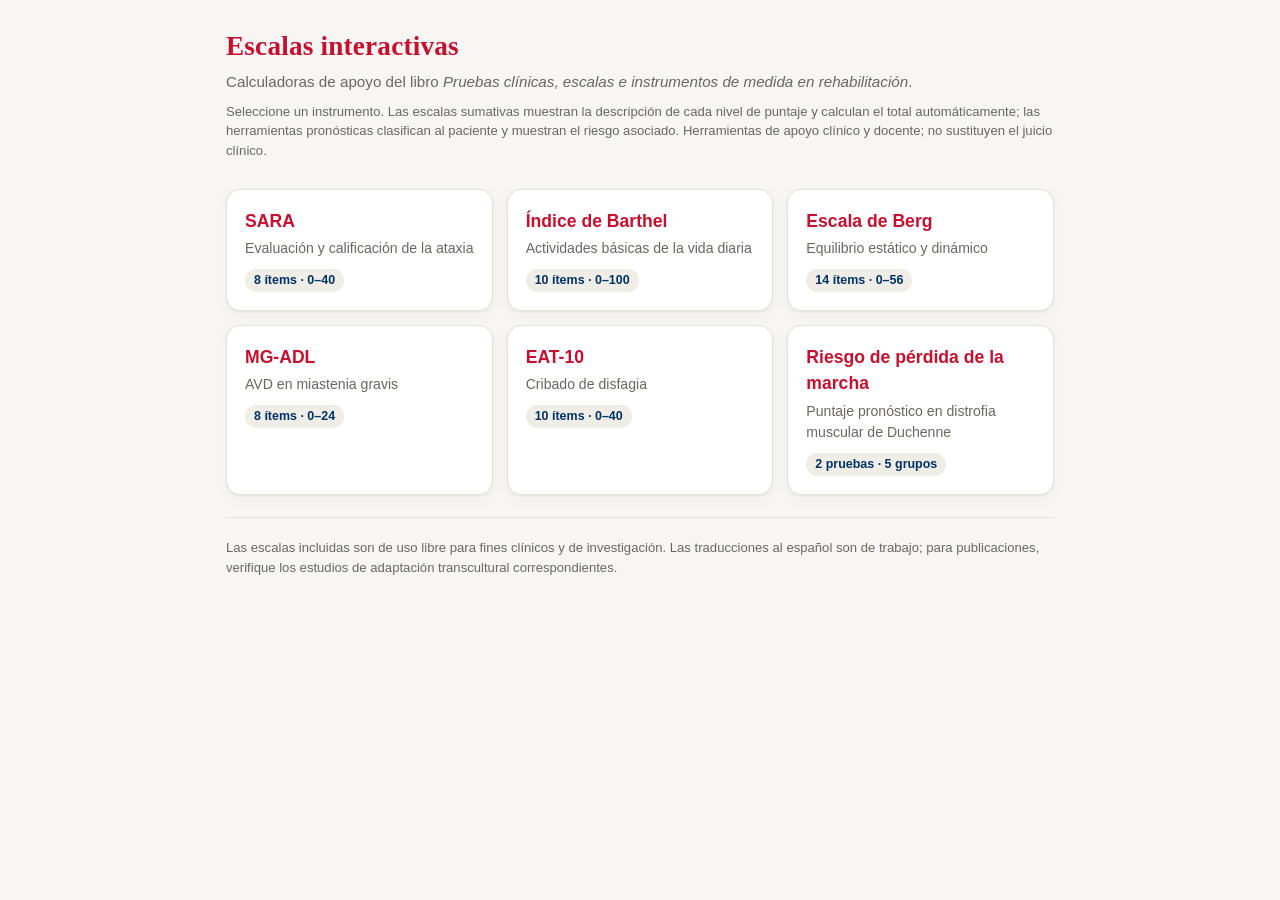
<file: index.html>
<!doctype html>
<html lang="es">
<head>
<meta charset="utf-8">
<meta name="viewport" content="width=device-width, initial-scale=1">
<link rel="stylesheet" href="assets/style.css">
<title>Escalas interactivas — Rehabilitación</title>
</head>
<body>
<div class="wrap">
  <header style="padding-top:26px">
    <h1>Escalas interactivas</h1>
    <p class="sub">Calculadoras de apoyo del libro <i>Pruebas clínicas, escalas e instrumentos de medida en rehabilitación</i>.</p>
    <p class="cite">Seleccione un instrumento. Las escalas sumativas muestran la descripción de cada nivel de puntaje y calculan el total automáticamente; las herramientas pronósticas clasifican al paciente y muestran el riesgo asociado. Herramientas de apoyo clínico y docente; no sustituyen el juicio clínico.</p>
  </header>
  <div class="grid">
    <a class="card" href="sara.html">
      <div class="ct">SARA</div>
      <div class="cs">Evaluación y calificación de la ataxia</div>
      <span class="cr">8 ítems · 0–40</span>
    </a>
    <a class="card" href="barthel.html">
      <div class="ct">Índice de Barthel</div>
      <div class="cs">Actividades básicas de la vida diaria</div>
      <span class="cr">10 ítems · 0–100</span>
    </a>
    <a class="card" href="berg.html">
      <div class="ct">Escala de Berg</div>
      <div class="cs">Equilibrio estático y dinámico</div>
      <span class="cr">14 ítems · 0–56</span>
    </a>
    <a class="card" href="mgadl.html">
      <div class="ct">MG-ADL</div>
      <div class="cs">AVD en miastenia gravis</div>
      <span class="cr">8 ítems · 0–24</span>
    </a>
    <a class="card" href="eat10.html">
      <div class="ct">EAT-10</div>
      <div class="cs">Cribado de disfagia</div>
      <span class="cr">10 ítems · 0–40</span>
    </a>
    <a class="card" href="dmd-loa.html">
      <div class="ct">Riesgo de pérdida de la marcha</div>
      <div class="cs">Puntaje pronóstico en distrofia muscular de Duchenne</div>
      <span class="cr">2 pruebas · 5 grupos</span>
    </a>
  </div>
  <footer>
    <p>Las escalas incluidas son de uso libre para fines clínicos y de investigación. Las traducciones al español son de trabajo; para publicaciones, verifique los estudios de adaptación transcultural correspondientes.</p>
  </footer>
</div>
</body>
</html>
</file>
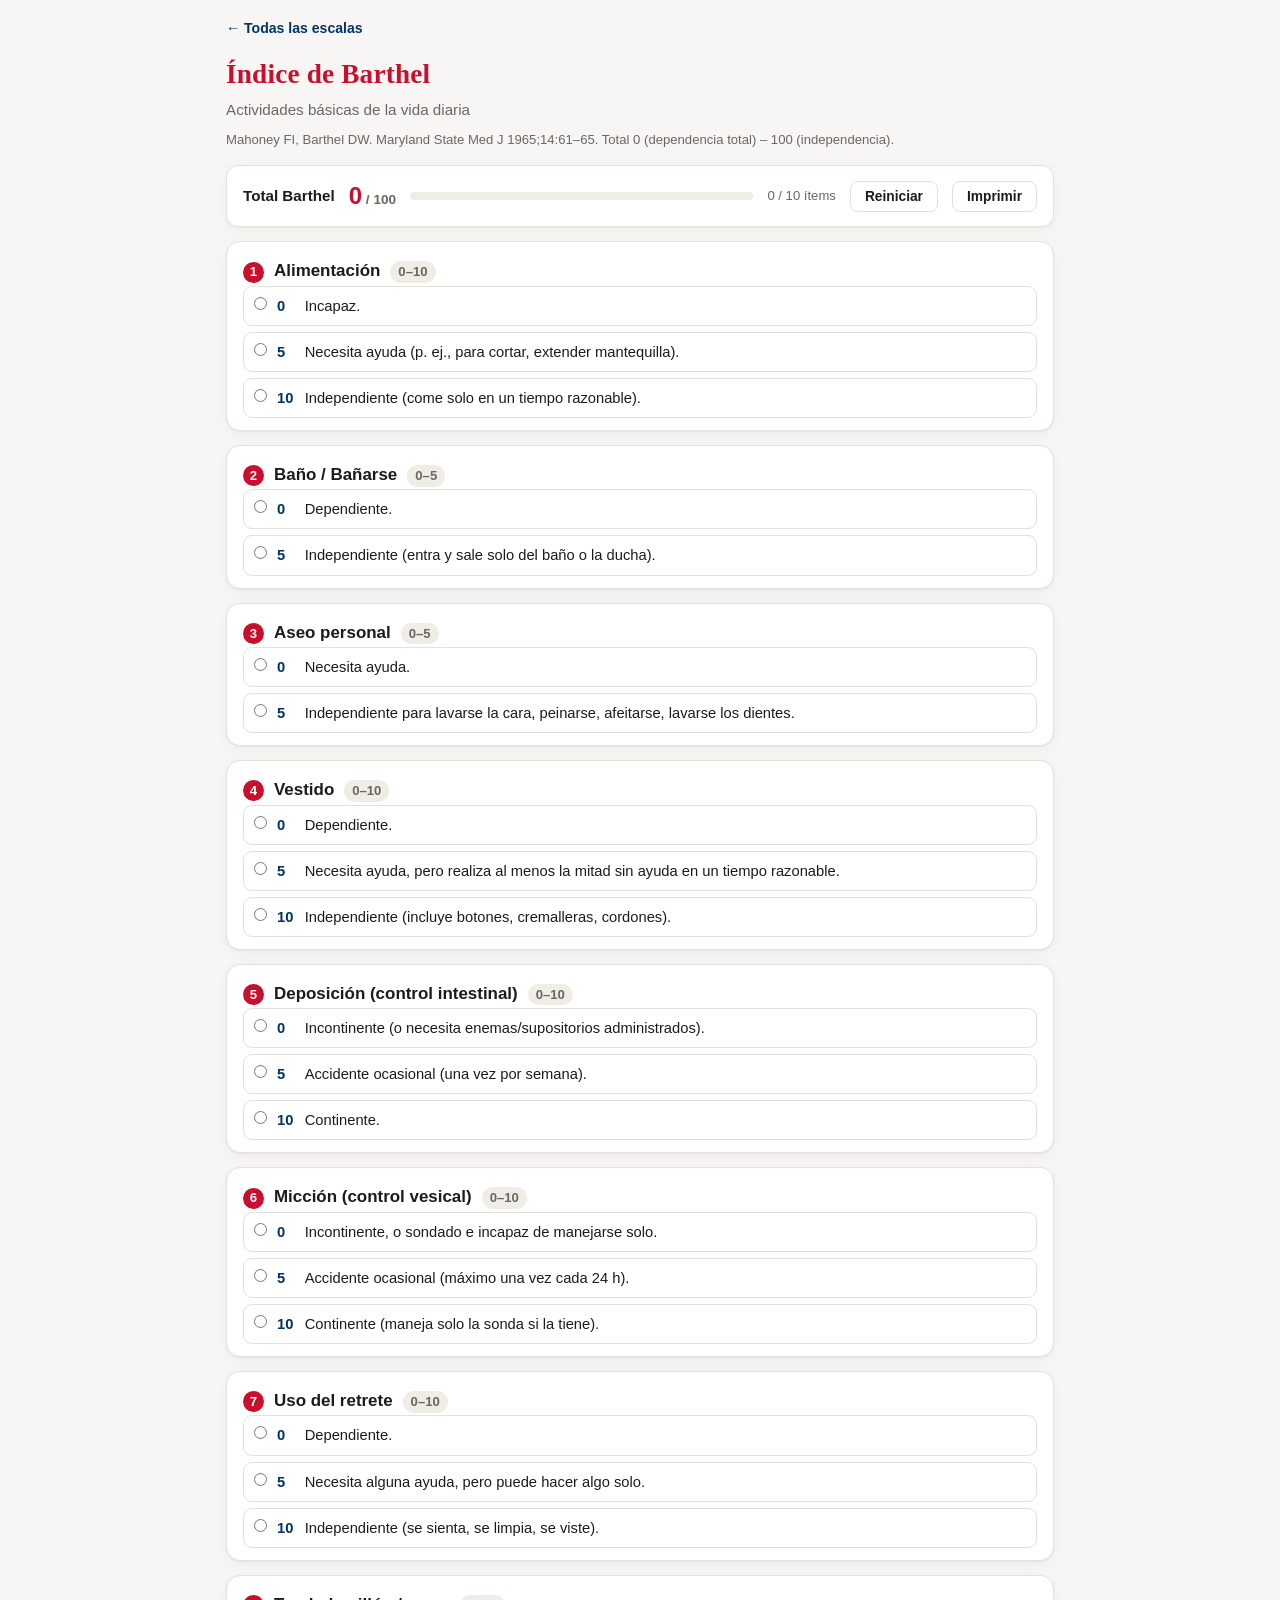
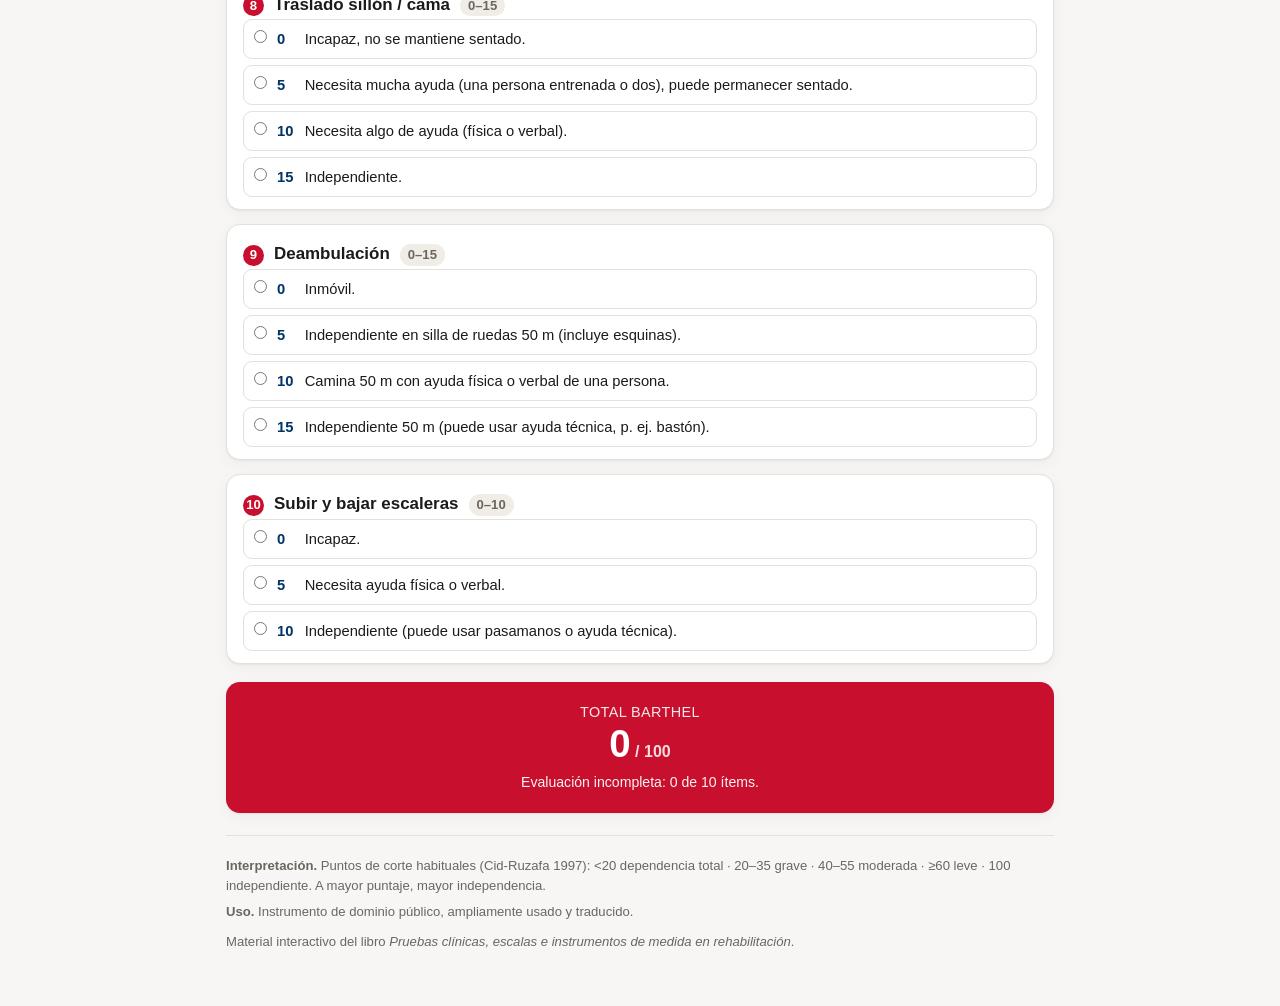
<file: barthel.html>
<!doctype html>
<html lang="es">
<head>
<meta charset="utf-8">
<meta name="viewport" content="width=device-width, initial-scale=1">
<link rel="stylesheet" href="assets/style.css">
<title>Índice de Barthel — Calculadora</title>
</head>
<body>
<script>
window.SCALE={
 id:'barthel',
 title:'Índice de Barthel',
 subtitle:'Actividades básicas de la vida diaria',
 cite:'Mahoney FI, Barthel DW. Maryland State Med J 1965;14:61–65. Total 0 (dependencia total) – 100 (independencia).',
 totalLabel:'Total Barthel',
 max:100,
 items:[
  {n:1,name:'Alimentación',options:[
    {v:0,d:'Incapaz.'},
    {v:5,d:'Necesita ayuda (p. ej., para cortar, extender mantequilla).'},
    {v:10,d:'Independiente (come solo en un tiempo razonable).'}]},
  {n:2,name:'Baño / Bañarse',options:[
    {v:0,d:'Dependiente.'},
    {v:5,d:'Independiente (entra y sale solo del baño o la ducha).'}]},
  {n:3,name:'Aseo personal',options:[
    {v:0,d:'Necesita ayuda.'},
    {v:5,d:'Independiente para lavarse la cara, peinarse, afeitarse, lavarse los dientes.'}]},
  {n:4,name:'Vestido',options:[
    {v:0,d:'Dependiente.'},
    {v:5,d:'Necesita ayuda, pero realiza al menos la mitad sin ayuda en un tiempo razonable.'},
    {v:10,d:'Independiente (incluye botones, cremalleras, cordones).'}]},
  {n:5,name:'Deposición (control intestinal)',options:[
    {v:0,d:'Incontinente (o necesita enemas/supositorios administrados).'},
    {v:5,d:'Accidente ocasional (una vez por semana).'},
    {v:10,d:'Continente.'}]},
  {n:6,name:'Micción (control vesical)',options:[
    {v:0,d:'Incontinente, o sondado e incapaz de manejarse solo.'},
    {v:5,d:'Accidente ocasional (máximo una vez cada 24 h).'},
    {v:10,d:'Continente (maneja solo la sonda si la tiene).'}]},
  {n:7,name:'Uso del retrete',options:[
    {v:0,d:'Dependiente.'},
    {v:5,d:'Necesita alguna ayuda, pero puede hacer algo solo.'},
    {v:10,d:'Independiente (se sienta, se limpia, se viste).'}]},
  {n:8,name:'Traslado sillón / cama',options:[
    {v:0,d:'Incapaz, no se mantiene sentado.'},
    {v:5,d:'Necesita mucha ayuda (una persona entrenada o dos), puede permanecer sentado.'},
    {v:10,d:'Necesita algo de ayuda (física o verbal).'},
    {v:15,d:'Independiente.'}]},
  {n:9,name:'Deambulación',options:[
    {v:0,d:'Inmóvil.'},
    {v:5,d:'Independiente en silla de ruedas 50 m (incluye esquinas).'},
    {v:10,d:'Camina 50 m con ayuda física o verbal de una persona.'},
    {v:15,d:'Independiente 50 m (puede usar ayuda técnica, p. ej. bastón).'}]},
  {n:10,name:'Subir y bajar escaleras',options:[
    {v:0,d:'Incapaz.'},
    {v:5,d:'Necesita ayuda física o verbal.'},
    {v:10,d:'Independiente (puede usar pasamanos o ayuda técnica).'}]}
 ],
 bands:[
  {min:0,max:19,label:'dependencia total'},
  {min:20,max:39,label:'dependencia grave'},
  {min:40,max:59,label:'dependencia moderada'},
  {min:60,max:99,label:'dependencia leve'},
  {min:100,max:100,label:'independencia'}
 ],
 footer:[
  '<b>Interpretación.</b> Puntos de corte habituales (Cid-Ruzafa 1997): &lt;20 dependencia total · 20–35 grave · 40–55 moderada · ≥60 leve · 100 independiente. A mayor puntaje, mayor independencia.',
  '<b>Uso.</b> Instrumento de dominio público, ampliamente usado y traducido.'
 ]
};
</script>
<script src="assets/engine.js"></script>
</body>
</html>
</file>
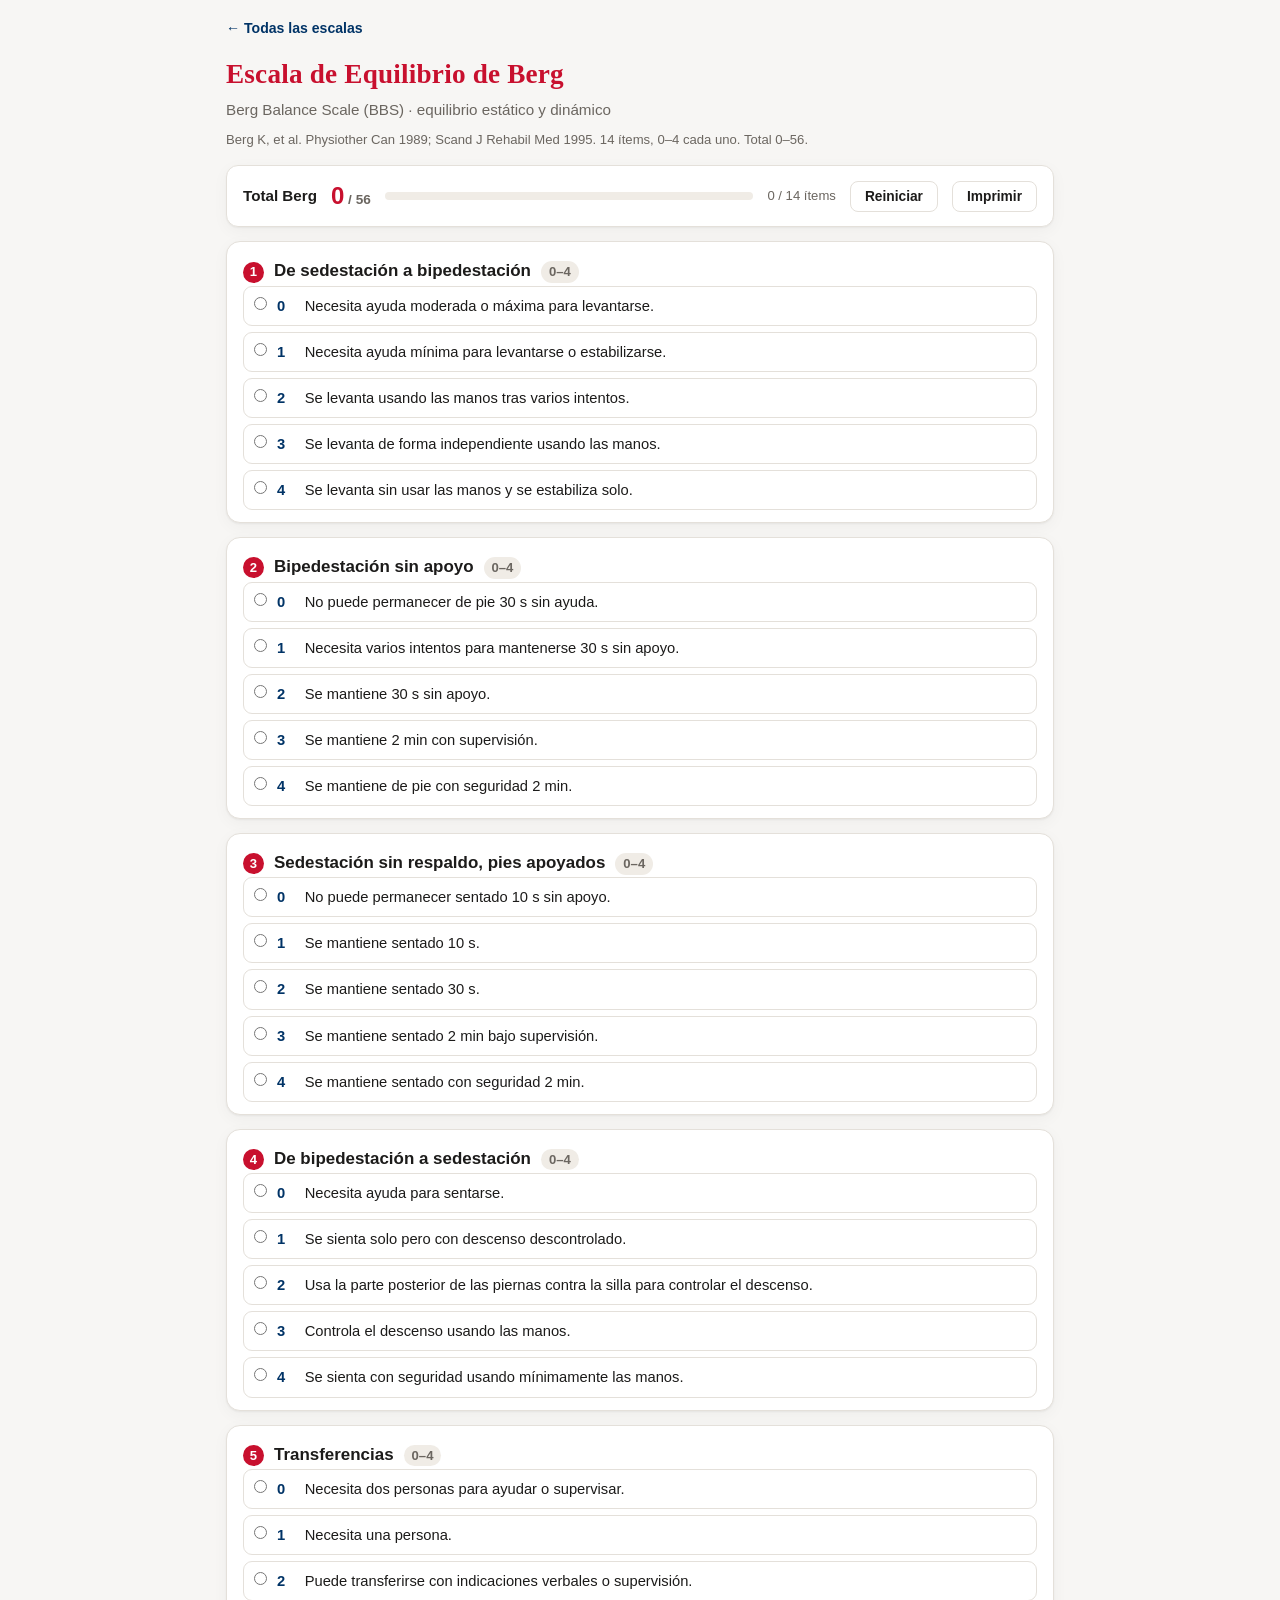
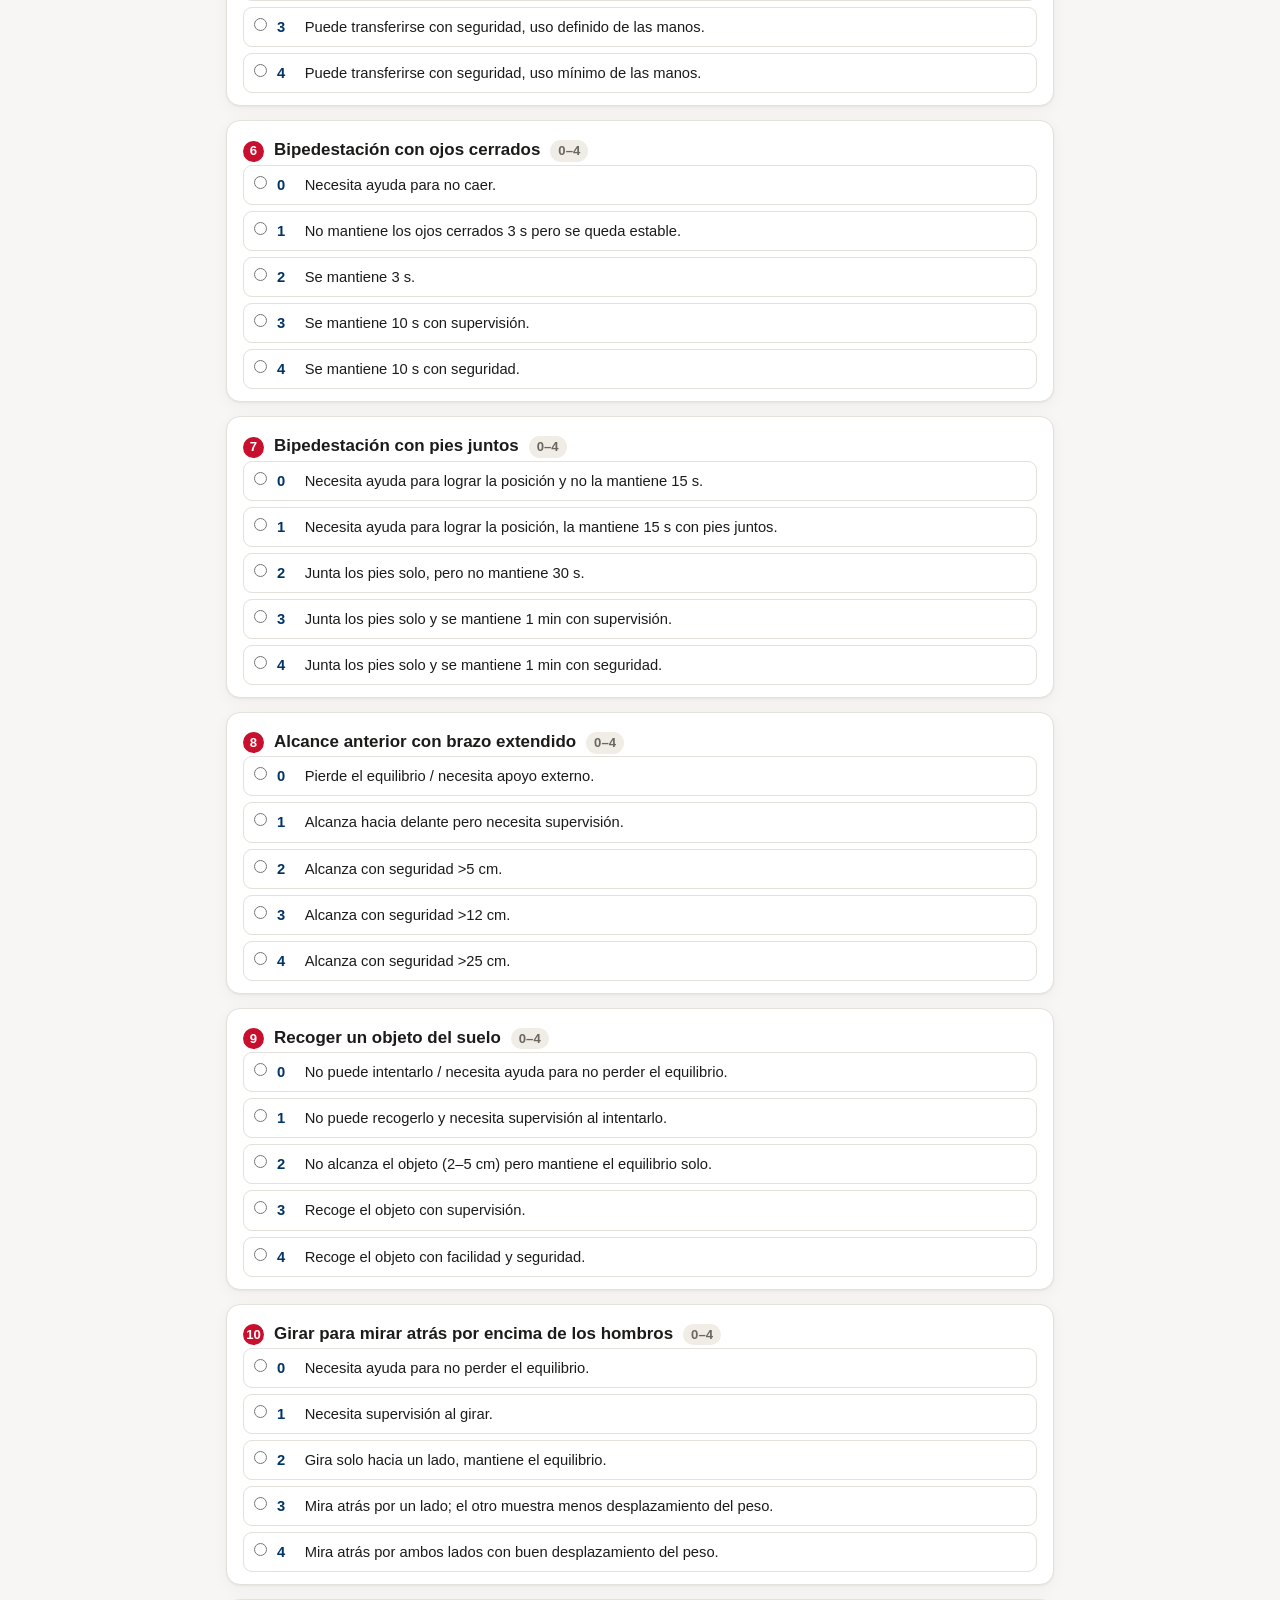
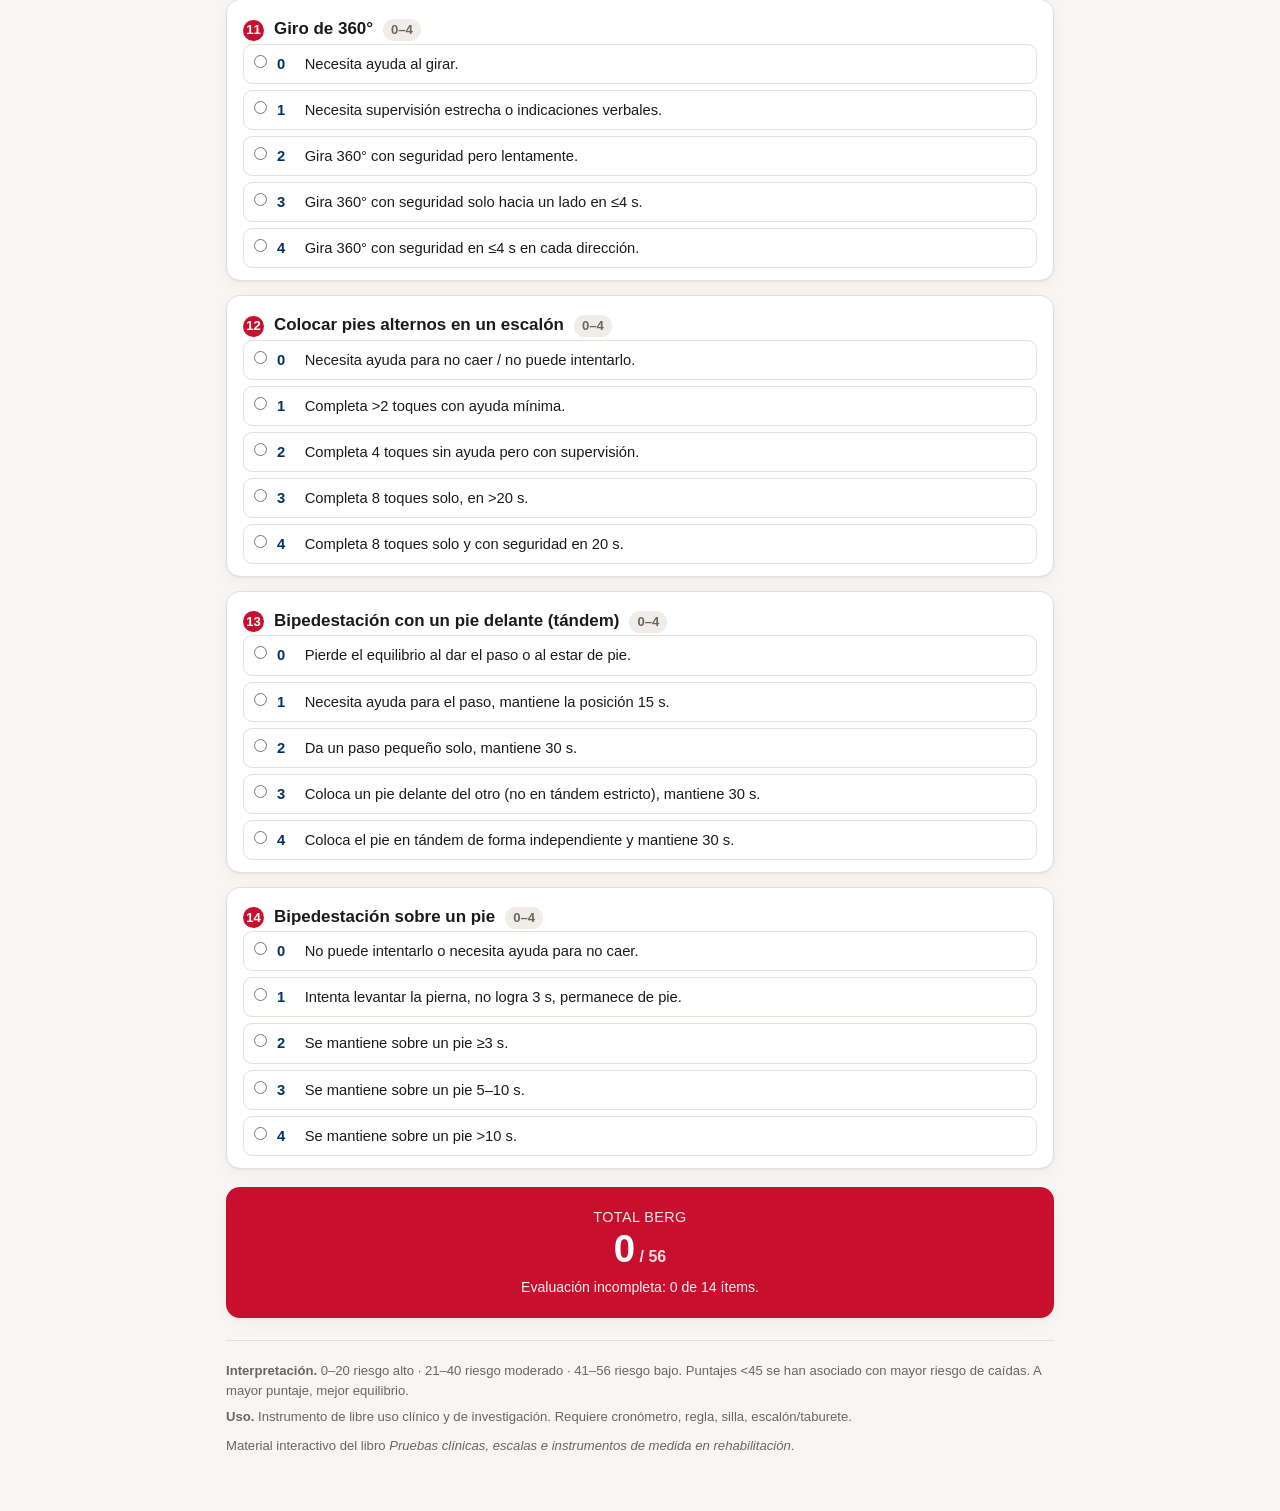
<file: berg.html>
<!doctype html>
<html lang="es">
<head>
<meta charset="utf-8">
<meta name="viewport" content="width=device-width, initial-scale=1">
<link rel="stylesheet" href="assets/style.css">
<title>Escala de Berg — Calculadora</title>
</head>
<body>
<script>
window.SCALE={
 id:'berg',
 title:'Escala de Equilibrio de Berg',
 subtitle:'Berg Balance Scale (BBS) · equilibrio estático y dinámico',
 cite:'Berg K, et al. Physiother Can 1989; Scand J Rehabil Med 1995. 14 ítems, 0–4 cada uno. Total 0–56.',
 totalLabel:'Total Berg',
 max:56,
 items:[
  {n:1,name:'De sedestación a bipedestación',options:[
    {v:0,d:'Necesita ayuda moderada o máxima para levantarse.'},
    {v:1,d:'Necesita ayuda mínima para levantarse o estabilizarse.'},
    {v:2,d:'Se levanta usando las manos tras varios intentos.'},
    {v:3,d:'Se levanta de forma independiente usando las manos.'},
    {v:4,d:'Se levanta sin usar las manos y se estabiliza solo.'}]},
  {n:2,name:'Bipedestación sin apoyo',options:[
    {v:0,d:'No puede permanecer de pie 30 s sin ayuda.'},
    {v:1,d:'Necesita varios intentos para mantenerse 30 s sin apoyo.'},
    {v:2,d:'Se mantiene 30 s sin apoyo.'},
    {v:3,d:'Se mantiene 2 min con supervisión.'},
    {v:4,d:'Se mantiene de pie con seguridad 2 min.'}]},
  {n:3,name:'Sedestación sin respaldo, pies apoyados',options:[
    {v:0,d:'No puede permanecer sentado 10 s sin apoyo.'},
    {v:1,d:'Se mantiene sentado 10 s.'},
    {v:2,d:'Se mantiene sentado 30 s.'},
    {v:3,d:'Se mantiene sentado 2 min bajo supervisión.'},
    {v:4,d:'Se mantiene sentado con seguridad 2 min.'}]},
  {n:4,name:'De bipedestación a sedestación',options:[
    {v:0,d:'Necesita ayuda para sentarse.'},
    {v:1,d:'Se sienta solo pero con descenso descontrolado.'},
    {v:2,d:'Usa la parte posterior de las piernas contra la silla para controlar el descenso.'},
    {v:3,d:'Controla el descenso usando las manos.'},
    {v:4,d:'Se sienta con seguridad usando mínimamente las manos.'}]},
  {n:5,name:'Transferencias',options:[
    {v:0,d:'Necesita dos personas para ayudar o supervisar.'},
    {v:1,d:'Necesita una persona.'},
    {v:2,d:'Puede transferirse con indicaciones verbales o supervisión.'},
    {v:3,d:'Puede transferirse con seguridad, uso definido de las manos.'},
    {v:4,d:'Puede transferirse con seguridad, uso mínimo de las manos.'}]},
  {n:6,name:'Bipedestación con ojos cerrados',options:[
    {v:0,d:'Necesita ayuda para no caer.'},
    {v:1,d:'No mantiene los ojos cerrados 3 s pero se queda estable.'},
    {v:2,d:'Se mantiene 3 s.'},
    {v:3,d:'Se mantiene 10 s con supervisión.'},
    {v:4,d:'Se mantiene 10 s con seguridad.'}]},
  {n:7,name:'Bipedestación con pies juntos',options:[
    {v:0,d:'Necesita ayuda para lograr la posición y no la mantiene 15 s.'},
    {v:1,d:'Necesita ayuda para lograr la posición, la mantiene 15 s con pies juntos.'},
    {v:2,d:'Junta los pies solo, pero no mantiene 30 s.'},
    {v:3,d:'Junta los pies solo y se mantiene 1 min con supervisión.'},
    {v:4,d:'Junta los pies solo y se mantiene 1 min con seguridad.'}]},
  {n:8,name:'Alcance anterior con brazo extendido',options:[
    {v:0,d:'Pierde el equilibrio / necesita apoyo externo.'},
    {v:1,d:'Alcanza hacia delante pero necesita supervisión.'},
    {v:2,d:'Alcanza con seguridad >5 cm.'},
    {v:3,d:'Alcanza con seguridad >12 cm.'},
    {v:4,d:'Alcanza con seguridad >25 cm.'}]},
  {n:9,name:'Recoger un objeto del suelo',options:[
    {v:0,d:'No puede intentarlo / necesita ayuda para no perder el equilibrio.'},
    {v:1,d:'No puede recogerlo y necesita supervisión al intentarlo.'},
    {v:2,d:'No alcanza el objeto (2–5 cm) pero mantiene el equilibrio solo.'},
    {v:3,d:'Recoge el objeto con supervisión.'},
    {v:4,d:'Recoge el objeto con facilidad y seguridad.'}]},
  {n:10,name:'Girar para mirar atrás por encima de los hombros',options:[
    {v:0,d:'Necesita ayuda para no perder el equilibrio.'},
    {v:1,d:'Necesita supervisión al girar.'},
    {v:2,d:'Gira solo hacia un lado, mantiene el equilibrio.'},
    {v:3,d:'Mira atrás por un lado; el otro muestra menos desplazamiento del peso.'},
    {v:4,d:'Mira atrás por ambos lados con buen desplazamiento del peso.'}]},
  {n:11,name:'Giro de 360°',options:[
    {v:0,d:'Necesita ayuda al girar.'},
    {v:1,d:'Necesita supervisión estrecha o indicaciones verbales.'},
    {v:2,d:'Gira 360° con seguridad pero lentamente.'},
    {v:3,d:'Gira 360° con seguridad solo hacia un lado en ≤4 s.'},
    {v:4,d:'Gira 360° con seguridad en ≤4 s en cada dirección.'}]},
  {n:12,name:'Colocar pies alternos en un escalón',options:[
    {v:0,d:'Necesita ayuda para no caer / no puede intentarlo.'},
    {v:1,d:'Completa >2 toques con ayuda mínima.'},
    {v:2,d:'Completa 4 toques sin ayuda pero con supervisión.'},
    {v:3,d:'Completa 8 toques solo, en >20 s.'},
    {v:4,d:'Completa 8 toques solo y con seguridad en 20 s.'}]},
  {n:13,name:'Bipedestación con un pie delante (tándem)',options:[
    {v:0,d:'Pierde el equilibrio al dar el paso o al estar de pie.'},
    {v:1,d:'Necesita ayuda para el paso, mantiene la posición 15 s.'},
    {v:2,d:'Da un paso pequeño solo, mantiene 30 s.'},
    {v:3,d:'Coloca un pie delante del otro (no en tándem estricto), mantiene 30 s.'},
    {v:4,d:'Coloca el pie en tándem de forma independiente y mantiene 30 s.'}]},
  {n:14,name:'Bipedestación sobre un pie',options:[
    {v:0,d:'No puede intentarlo o necesita ayuda para no caer.'},
    {v:1,d:'Intenta levantar la pierna, no logra 3 s, permanece de pie.'},
    {v:2,d:'Se mantiene sobre un pie ≥3 s.'},
    {v:3,d:'Se mantiene sobre un pie 5–10 s.'},
    {v:4,d:'Se mantiene sobre un pie >10 s.'}]}
 ],
 bands:[
  {min:0,max:20,label:'riesgo alto de caídas (suele requerir silla de ruedas)'},
  {min:21,max:40,label:'riesgo moderado (marcha con asistencia)'},
  {min:41,max:56,label:'riesgo bajo (marcha independiente)'}
 ],
 footer:[
  '<b>Interpretación.</b> 0–20 riesgo alto · 21–40 riesgo moderado · 41–56 riesgo bajo. Puntajes &lt;45 se han asociado con mayor riesgo de caídas. A mayor puntaje, mejor equilibrio.',
  '<b>Uso.</b> Instrumento de libre uso clínico y de investigación. Requiere cronómetro, regla, silla, escalón/taburete.'
 ]
};
</script>
<script src="assets/engine.js"></script>
</body>
</html>
</file>
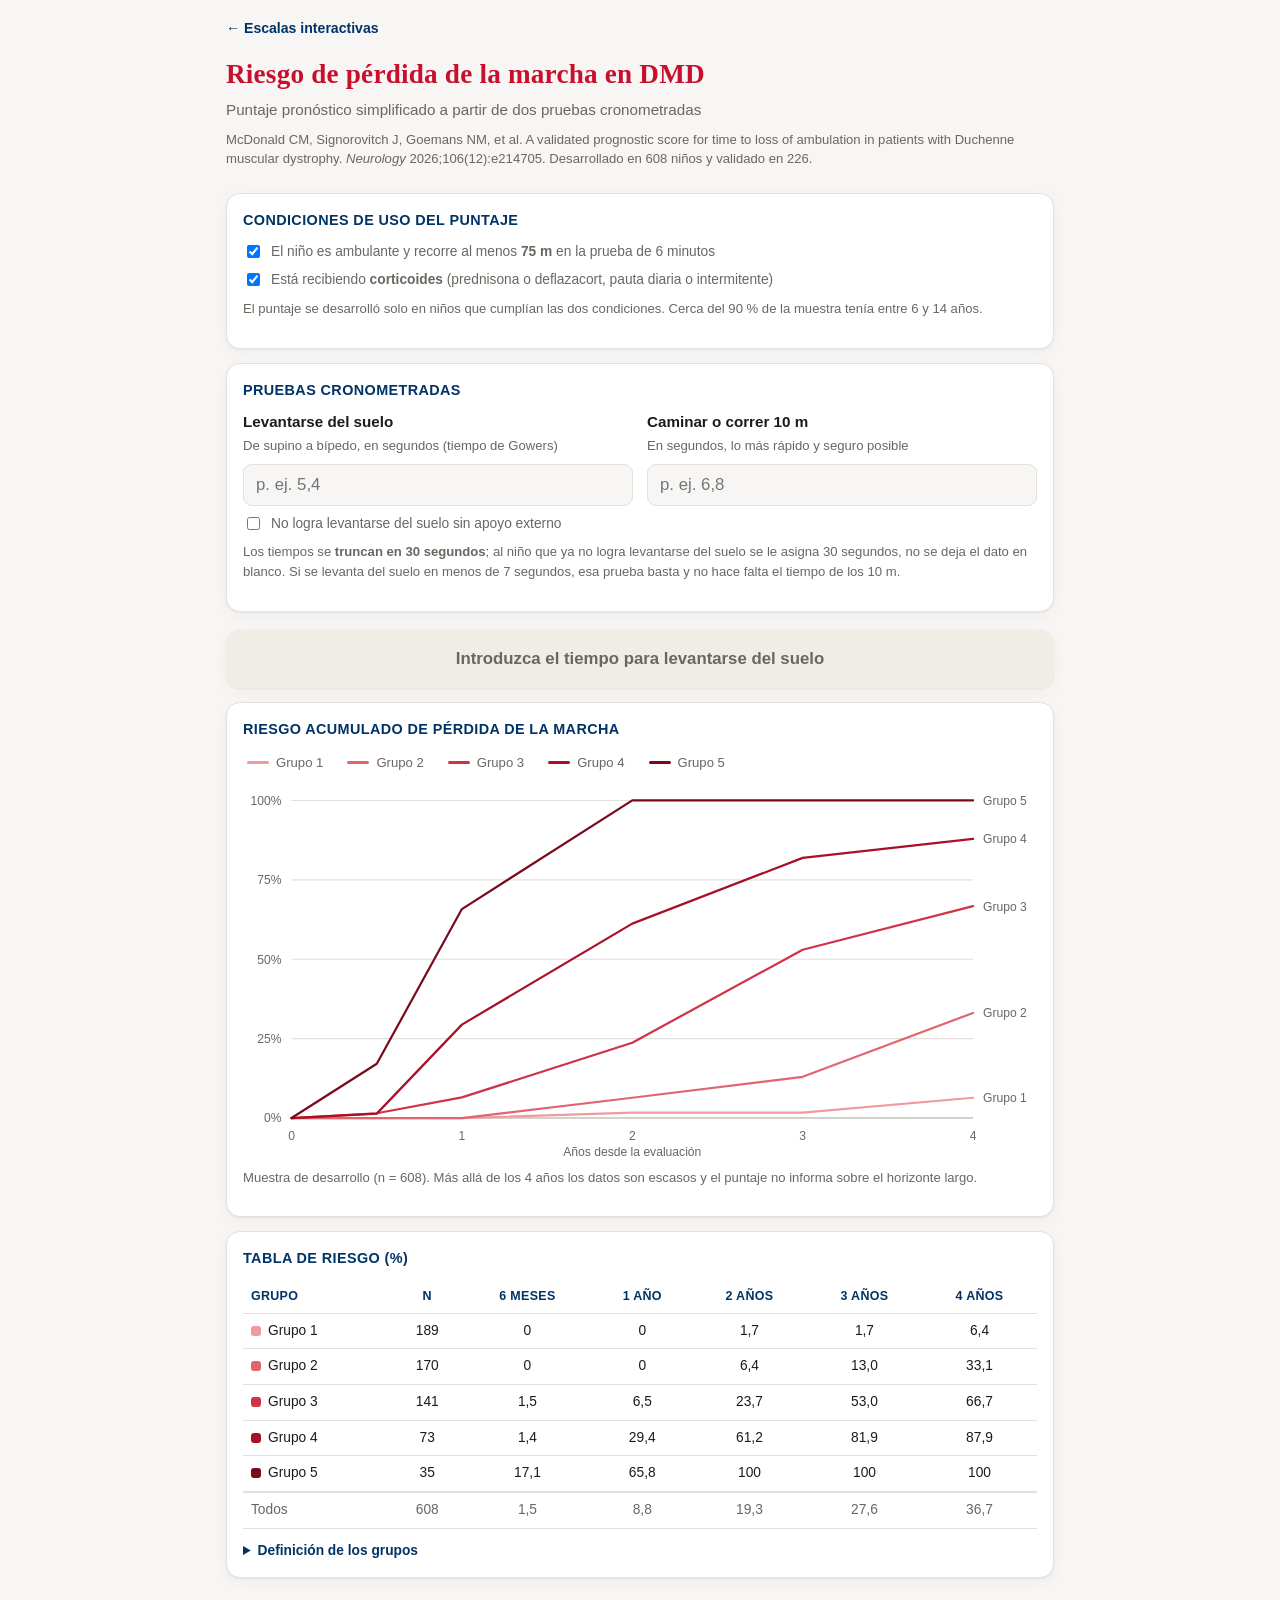
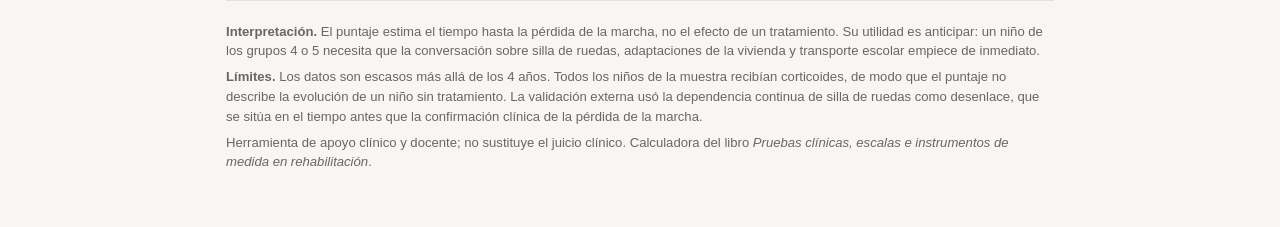
<file: dmd-loa.html>
<!doctype html>
<html lang="es">
<head>
<meta charset="utf-8">
<meta name="viewport" content="width=device-width, initial-scale=1">
<link rel="stylesheet" href="assets/style.css">
<title>Riesgo de pérdida de la marcha en DMD — Calculadora</title>
<style>
/* ---- Rampa ordinal de riesgo (1 = menor, 5 = mayor) --------------------
   Un solo tono, monótona en claridad. Validada con el validador de paleta
   del método de visualización: modo claro sobre #ffffff y modo oscuro sobre
   #211f24, comprobando monotonía, salto mínimo de claridad entre pasos y
   contraste del paso más cercano al fondo (>= 2:1).
   La rampa se INVIERTE en modo oscuro: el paso que se funde con el fondo
   debe ser siempre el de menor riesgo, de modo que el grupo 5 sea el mark
   más luminoso en los dos modos.                                         */
.viz{
  --r1:#F09A9F; --r2:#E1656F; --r3:#CE3346; --r4:#A81028; --r5:#780A1C;
  --grid:#e4e0da; --axis:#b8b2aa;
}
@media (prefers-color-scheme:dark){
  :root:not([data-theme="light"]) .viz{
    --r1:#A32436; --r2:#C93A4C; --r3:#E05F6C; --r4:#EE9098; --r5:#F7C3C6;
    --grid:#34313a; --axis:#5d5866;
  }
}
:root[data-theme="dark"] .viz{
  --r1:#A32436; --r2:#C93A4C; --r3:#E05F6C; --r4:#EE9098; --r5:#F7C3C6;
  --grid:#34313a; --axis:#5d5866;
}

.panel{background:var(--card);border:1px solid var(--line);border-radius:14px;
  padding:16px;margin:14px 0;box-shadow:var(--shadow)}
.panel h3{margin:0 0 10px;font-size:.9rem;color:var(--accent2);
  text-transform:uppercase;letter-spacing:.4px}

.fields{display:grid;grid-template-columns:1fr 1fr;gap:14px}
@media(max-width:560px){.fields{grid-template-columns:1fr}}
.field label.lbl{display:block;font-weight:700;font-size:.95rem;margin-bottom:2px}
.field .hint{color:var(--muted);font-size:.82rem;margin-bottom:8px}
.field input[type=number]{width:100%;padding:10px 12px;font-size:1.05rem;
  border:1px solid var(--line);border-radius:9px;background:var(--bg);
  color:var(--ink);font-variant-numeric:tabular-nums}
.field input[type=number]:focus{outline:2px solid var(--accent);outline-offset:1px}
.field.muted-field{opacity:.45}
.chk{display:flex;gap:8px;align-items:flex-start;margin-top:8px;font-size:.86rem;
  color:var(--muted);cursor:pointer}
.chk input{margin-top:3px}
.note{font-size:.82rem;color:var(--muted);margin-top:8px}

.result{background:var(--accent)}
.result.g1{background:#5d7f52}
.result .grp{font-size:.9rem;opacity:.9;letter-spacing:.4px;text-transform:uppercase}
.result .big{font-size:2.6rem}
.result .prognosis{font-size:1rem;opacity:.97;margin-top:8px;max-width:44ch;
  margin-left:auto;margin-right:auto;line-height:1.45}
.result .med{font-size:.86rem;opacity:.9;margin-top:12px;
  border-top:1px solid rgba(255,255,255,.28);padding-top:10px}
.result.empty{background:var(--badge);color:var(--muted)}
.result.empty .big{font-size:1.05rem;font-weight:600}

.trace{font-size:.85rem;color:var(--muted);margin:10px 0 0;
  background:var(--badge);border-radius:9px;padding:10px 12px}
.trace b{color:var(--ink)}

.warn{background:#fdf3e3;border:1px solid #e0b871;color:#6b4d15;
  border-radius:10px;padding:11px 13px;font-size:.87rem;margin:12px 0}
@media (prefers-color-scheme:dark){:root:not([data-theme="light"]) .warn{
  background:#3a2e16;border-color:#7a6230;color:#f0d9a8}}
:root[data-theme="dark"] .warn{background:#3a2e16;border-color:#7a6230;color:#f0d9a8}
.warn b{display:block;margin-bottom:2px}

.legend{display:flex;flex-wrap:wrap;gap:6px 16px;margin:2px 0 10px;font-size:.82rem}
.lg{display:inline-flex;align-items:center;gap:7px;color:var(--muted);
  cursor:default;padding:2px 4px;border-radius:6px}
.lg.on{color:var(--ink);font-weight:700}
.lg i{width:22px;height:3px;border-radius:2px;display:inline-block;flex:none}

.chartbox{position:relative}
svg.chart{display:block;width:100%;height:auto;overflow:visible}
.tip{position:absolute;pointer-events:none;opacity:0;transition:opacity .1s;
  background:var(--card);border:1px solid var(--line);border-radius:9px;
  box-shadow:var(--shadow);padding:9px 11px;font-size:.82rem;min-width:150px;z-index:5}
.tip .tt{font-weight:700;margin-bottom:5px;font-size:.84rem}
.tip .tr{display:flex;align-items:center;gap:7px;justify-content:space-between;
  padding:1px 0;color:var(--muted)}
.tip .tr.on{color:var(--ink);font-weight:700}
.tip .tr span.k{display:inline-flex;align-items:center;gap:6px}
.tip .tr i{width:10px;height:10px;border-radius:3px;display:inline-block;flex:none}
.tip .tr span.v{font-variant-numeric:tabular-nums}

table.risk{width:100%;border-collapse:collapse;font-size:.86rem;margin-top:4px}
table.risk th,table.risk td{padding:7px 8px;text-align:center;
  border-bottom:1px solid var(--line);font-variant-numeric:tabular-nums}
table.risk th{color:var(--accent2);font-size:.78rem;text-transform:uppercase;
  letter-spacing:.3px}
table.risk td:first-child,table.risk th:first-child{text-align:left}
table.risk tr.on td{background:var(--sel);font-weight:700}
table.risk tr.all td{border-top:2px solid var(--line);color:var(--muted)}
table.risk .sw{width:10px;height:10px;border-radius:3px;display:inline-block;
  margin-right:7px;vertical-align:-1px}

details.crit{margin-top:12px}
details.crit summary{cursor:pointer;font-size:.86rem;color:var(--accent2);
  font-weight:600}
details.crit table{width:100%;border-collapse:collapse;font-size:.85rem;margin-top:10px}
details.crit td,details.crit th{padding:6px 8px;border-bottom:1px solid var(--line);
  text-align:left;vertical-align:top}
details.crit th{color:var(--accent2);font-size:.78rem;text-transform:uppercase}
@media print{.tip{display:none}}
</style>
</head>
<body>
<div class="wrap viz">
  <a class="back" href="index.html">← Escalas interactivas</a>
  <header>
    <h1>Riesgo de pérdida de la marcha en DMD</h1>
    <p class="sub">Puntaje pronóstico simplificado a partir de dos pruebas cronometradas</p>
    <p class="cite">McDonald CM, Signorovitch J, Goemans NM, et al. A validated prognostic score for time to loss of ambulation in patients with Duchenne muscular dystrophy. <i>Neurology</i> 2026;106(12):e214705. Desarrollado en 608 niños y validado en 226.</p>
  </header>

  <div class="panel">
    <h3>Condiciones de uso del puntaje</h3>
    <label class="chk"><input type="checkbox" id="c6mwd" checked>
      <span>El niño es ambulante y recorre al menos <b>75 m</b> en la prueba de 6 minutos</span></label>
    <label class="chk"><input type="checkbox" id="cster" checked>
      <span>Está recibiendo <b>corticoides</b> (prednisona o deflazacort, pauta diaria o intermitente)</span></label>
    <p class="note">El puntaje se desarrolló solo en niños que cumplían las dos condiciones. Cerca del 90&nbsp;% de la muestra tenía entre 6 y 14 años.</p>
  </div>

  <div class="panel">
    <h3>Pruebas cronometradas</h3>
    <div class="fields">
      <div class="field" id="f-rff">
        <label class="lbl" for="rff">Levantarse del suelo</label>
        <div class="hint">De supino a bípedo, en segundos (tiempo de Gowers)</div>
        <input type="number" id="rff" min="0" max="60" step="0.1" inputmode="decimal" placeholder="p. ej. 5,4">
        <label class="chk"><input type="checkbox" id="rffno">
          <span>No logra levantarse del suelo sin apoyo externo</span></label>
      </div>
      <div class="field" id="f-tmw">
        <label class="lbl" for="tmw">Caminar o correr 10 m</label>
        <div class="hint">En segundos, lo más rápido y seguro posible</div>
        <input type="number" id="tmw" min="0" max="60" step="0.1" inputmode="decimal" placeholder="p. ej. 6,8">
        <div class="note" id="tmwnote"></div>
      </div>
    </div>
    <p class="note">Los tiempos se <b>truncan en 30 segundos</b>; al niño que ya no logra levantarse del suelo se le asigna 30 segundos, no se deja el dato en blanco. Si se levanta del suelo en menos de 7 segundos, esa prueba basta y no hace falta el tiempo de los 10 m.</p>
  </div>

  <div id="warns"></div>

  <div class="result empty" id="res">
    <div class="big">Introduzca el tiempo para levantarse del suelo</div>
  </div>
  <div class="trace" id="trace" hidden></div>

  <div class="panel">
    <h3>Riesgo acumulado de pérdida de la marcha</h3>
    <div class="legend" id="legend"></div>
    <div class="chartbox">
      <svg class="chart" id="chart" viewBox="0 0 720 340" role="img"
           aria-label="Curvas de riesgo acumulado de pérdida de la marcha por grupo de riesgo, de 0 a 4 años"></svg>
      <div class="tip" id="tip"></div>
    </div>
    <p class="note">Muestra de desarrollo (n&nbsp;=&nbsp;608). Más allá de los 4 años los datos son escasos y el puntaje no informa sobre el horizonte largo.</p>
  </div>

  <div class="panel">
    <h3>Tabla de riesgo (%)</h3>
    <table class="risk" id="tbl">
      <thead><tr><th>Grupo</th><th>n</th><th>6 meses</th><th>1 año</th><th>2 años</th><th>3 años</th><th>4 años</th></tr></thead>
      <tbody></tbody>
    </table>
    <details class="crit">
      <summary>Definición de los grupos</summary>
      <table>
        <thead><tr><th>Grupo</th><th>Levantarse del suelo</th><th>10 m</th><th>Mediana hasta la pérdida de la marcha</th></tr></thead>
        <tbody id="defs"></tbody>
      </table>
    </details>
  </div>

  <footer>
    <p><b>Interpretación.</b> El puntaje estima el tiempo hasta la pérdida de la marcha, no el efecto de un tratamiento. Su utilidad es anticipar: un niño de los grupos 4 o 5 necesita que la conversación sobre silla de ruedas, adaptaciones de la vivienda y transporte escolar empiece de inmediato.</p>
    <p><b>Límites.</b> Los datos son escasos más allá de los 4 años. Todos los niños de la muestra recibían corticoides, de modo que el puntaje no describe la evolución de un niño sin tratamiento. La validación externa usó la dependencia continua de silla de ruedas como desenlace, que se sitúa en el tiempo antes que la confirmación clínica de la pérdida de la marcha.</p>
    <p>Herramienta de apoyo clínico y docente; no sustituye el juicio clínico. Calculadora del libro <i>Pruebas clínicas, escalas e instrumentos de medida en rehabilitación</i>.</p>
  </footer>
</div>

<script>
/* ---------------------------------------------------------------- datos
   Todas las cifras proceden de McDonald 2026 (tablas 1 y 2, figuras 1-3).
   pts: riesgo acumulado (%) en 0 / 0,5 / 1 / 2 / 3 / 4 años.            */
const G = {
 1:{n:189, color:'--r1',
    pts:[[0,0],[0.5,0],[1,0],[2,1.7],[3,1.7],[4,6.4]],
    med:null, medTxt:'no alcanzada', medVal:'no alcanzada',
    prog:'Casi todos siguen caminando al menos 4 años más.',
    rff:'< 4 s', tmw:'cualquiera'},
 2:{n:170, color:'--r2',
    pts:[[0,0],[0.5,0],[1,0],[2,6.4],[3,13.0],[4,33.1]],
    med:4.4, medTxt:'4,4 años (IC 95 % 4,0–∞)', medVal:'7,7 años',
    prog:'Casi uno de cada cuatro pierde la marcha antes de 4 años.',
    rff:'≥ 4 a < 7 s', tmw:'cualquiera'},
 3:{n:141, color:'--r3',
    pts:[[0,0],[0.5,1.5],[1,6.5],[2,23.7],[3,53.0],[4,66.7]],
    med:3.0, medTxt:'3,0 años (IC 95 % 2,1–4,1)', medVal:'3,7 años',
    prog:'Casi la mitad pierde la marcha antes de 4 años; la otra mitad, después.',
    rff:'≥ 7 a < 20 s', tmw:'< 10 s'},
 4:{n:73, color:'--r4',
    pts:[[0,0],[0.5,1.4],[1,29.4],[2,61.2],[3,81.9],[4,87.9]],
    med:2.0, medTxt:'2,0 años (IC 95 % 1,6–2,1)', medVal:'2,2 años',
    prog:'La gran mayoría pierde la marcha antes de 4 años; la mitad, antes de 2.',
    rff:'≥ 7 a < 20 s, o bien ≥ 20 s', tmw:'≥ 10 s, o bien < 10 s'},
 5:{n:35, color:'--r5',
    pts:[[0,0],[0.5,17.1],[1,65.8],[2,100],[3,100],[4,100]],
    med:0.9, medTxt:'0,9 años (IC 95 % 0,8–1,6)', medVal:'0,6 años',
    prog:'Casi todos pierden la marcha antes de 2 años; cerca de la mitad, en el primer año.',
    rff:'≥ 20 s', tmw:'≥ 10 s'}
};
const ALL = {n:608, pts:[[0,0],[0.5,1.5],[1,8.8],[2,19.3],[3,27.6],[4,36.7]]};
const TCOL = [0.5,1,2,3,4];
const MAXT = 30;   // truncamiento de los tiempos, en segundos

const $ = s => document.querySelector(s);
// Una decimal salvo en los extremos exactos 0 y 100, como en la tabla del estudio.
const es = n => (n === 0 || n === 100 ? String(n) : n.toFixed(1).replace('.', ','));

/* ------------------------------------------------- árbol de decisión */
function classify(rff, tmw){
  if (rff == null) return null;
  if (rff < 4)  return {g:1, why:'Levantarse del suelo en <b>menos de 4 s</b>. Con ese tiempo el grupo queda definido sin necesidad de los 10 m.'};
  if (rff < 7)  return {g:2, why:'Levantarse del suelo entre <b>4 y 7 s</b>. Con ese tiempo el grupo queda definido sin necesidad de los 10 m.'};
  if (tmw == null) return {need:true};
  if (rff < 20) return tmw < 10
    ? {g:3, why:'Levantarse del suelo entre <b>7 y 20 s</b> con 10 m en <b>menos de 10 s</b>.'}
    : {g:4, why:'Levantarse del suelo entre <b>7 y 20 s</b> con 10 m en <b>10 s o más</b>.'};
  return tmw < 10
    ? {g:4, why:'Levantarse del suelo en <b>20 s o más</b> con 10 m en <b>menos de 10 s</b>.'}
    : {g:5, why:'Levantarse del suelo en <b>20 s o más</b> con 10 m en <b>10 s o más</b>.'};
}

/* ------------------------------------------------------- estado y UI */
let current = null;

function readNum(el){
  const v = parseFloat(String(el.value).replace(',', '.'));
  return Number.isFinite(v) && v >= 0 ? Math.min(v, MAXT) : null;
}

function update(){
  const rffNo = $('#rffno').checked;
  $('#rff').disabled = rffNo;
  let rff = rffNo ? MAXT : readNum($('#rff'));

  const needsTmw = rff != null && rff >= 7;
  $('#f-tmw').classList.toggle('muted-field', rff != null && rff < 7);
  $('#tmwnote').textContent = (rff != null && rff < 7)
    ? 'No es necesario para clasificar a este niño.'
    : (needsTmw ? 'Necesario para completar la clasificación.' : '');

  const tmw = readNum($('#tmw'));
  const r = classify(rff, tmw);

  // avisos
  const w = [];
  if (!$('#c6mwd').checked) w.push(['Fuera del rango validado','El puntaje se desarrolló en niños ambulantes que recorren al menos 75 m en la prueba de 6 minutos. En un niño por debajo de ese umbral la clasificación no está respaldada por estos datos.']);
  if (!$('#cster').checked) w.push(['Sin corticoides','Todos los niños de la muestra recibían corticoides. Sin ese tratamiento el riesgo de pérdida de la marcha es mayor que el que muestran estas curvas, en una magnitud que el estudio no permite cuantificar.']);
  if (rffNo) w.push(['Tiempo asignado por convención','Al no lograr levantarse del suelo se ha asignado el valor de 30 s que fija el estudio. Compruebe el tiempo de los 10 m para separar el grupo 4 del 5.']);
  if (rff != null && rff === MAXT && !rffNo) w.push(['Tiempo truncado','Los tiempos por encima de 30 s se truncan en 30 s, como en el estudio.']);
  $('#warns').innerHTML = w.map(([t,b]) => `<div class="warn"><b>${t}</b>${b}</div>`).join('');

  const res = $('#res'), tr = $('#trace');
  if (!r){
    current = null;
    res.className = 'result empty';
    res.innerHTML = '<div class="big">Introduzca el tiempo para levantarse del suelo</div>';
    tr.hidden = true;
  } else if (r.need){
    current = null;
    res.className = 'result empty';
    res.innerHTML = '<div class="big">Falta el tiempo para caminar o correr 10 m</div>';
    tr.hidden = true;
  } else {
    current = r.g;
    const d = G[r.g];
    res.className = 'result' + (r.g === 1 ? ' g1' : '');
    res.innerHTML =
      `<div class="grp">Grupo de riesgo</div>
       <div class="big">${r.g}<small> de 5</small></div>
       <div class="prognosis">${d.prog}</div>
       <div class="med">Mediana hasta la pérdida de la marcha: <b>${d.medTxt}</b>
         · en la validación externa, ${d.medVal}</div>`;
    tr.hidden = false;
    tr.innerHTML = `<b>Cómo se llegó a este grupo.</b> ${r.why}`;
  }
  paint();
}

/* ------------------------------------------------------------ gráfica */
const W = 720, H = 340, M = {t:14, r:58, b:38, l:44};
const PW = W - M.l - M.r, PH = H - M.t - M.b;
const X = t => M.l + (t / 4) * PW;
const Y = v => M.t + (1 - v / 100) * PH;

function paint(){
  const svg = $('#chart');
  const cs = getComputedStyle($('.viz'));
  const col = g => cs.getPropertyValue(G[g].color).trim();
  const grid = cs.getPropertyValue('--grid').trim();
  const axis = cs.getPropertyValue('--axis').trim();
  const muted = cs.getPropertyValue('--muted').trim();
  const ink = cs.getPropertyValue('--ink').trim();
  let o = '';

  // rejilla horizontal, recesiva
  for (let v = 0; v <= 100; v += 25){
    o += `<line x1="${M.l}" y1="${Y(v)}" x2="${M.l+PW}" y2="${Y(v)}"
          stroke="${grid}" stroke-width="1"/>`;
    o += `<text x="${M.l-9}" y="${Y(v)+4}" text-anchor="end" font-size="11"
          fill="${muted}">${v}%</text>`;
  }
  // eje del tiempo
  o += `<line x1="${M.l}" y1="${Y(0)}" x2="${M.l+PW}" y2="${Y(0)}" stroke="${axis}" stroke-width="1"/>`;
  for (const t of [0,1,2,3,4]){
    o += `<text x="${X(t)}" y="${Y(0)+20}" text-anchor="middle" font-size="11"
          fill="${muted}">${t}</text>`;
  }
  o += `<text x="${M.l+PW/2}" y="${H-4}" text-anchor="middle" font-size="11"
        fill="${muted}">Años desde la evaluación</text>`;

  // curvas: las no seleccionadas quedan recesivas
  const order = [1,2,3,4,5].sort((a,b) => (a===current?1:0) - (b===current?1:0));
  for (const g of order){
    const on = current === g, dim = current != null && !on;
    const d = G[g].pts.map((p,i) => `${i?'L':'M'}${X(p[0]).toFixed(1)},${Y(p[1]).toFixed(1)}`).join(' ');
    o += `<path d="${d}" fill="none" stroke="${col(g)}"
          stroke-width="${on?3.5:2}" stroke-linejoin="round" stroke-linecap="round"
          opacity="${dim?0.3:1}"/>`;
    if (on){
      for (const p of G[g].pts){
        o += `<circle cx="${X(p[0])}" cy="${Y(p[1])}" r="4.5" fill="${col(g)}"
              stroke="${cs.getPropertyValue('--card').trim()}" stroke-width="2"/>`;
      }
    }
    // etiqueta directa al final de cada curva
    const last = G[g].pts[G[g].pts.length-1];
    o += `<text x="${X(last[0])+9}" y="${Y(last[1])+4}" font-size="11"
          fill="${on?ink:muted}" opacity="${dim?0.45:1}"
          font-weight="${on?700:400}">Grupo ${g}</text>`;
  }

  // capa de interacción: crosshair
  o += `<line id="xh" x1="0" y1="${M.t}" x2="0" y2="${M.t+PH}" stroke="${axis}"
        stroke-width="1" stroke-dasharray="3 3" opacity="0"/>`;
  o += `<rect id="hit" x="${M.l}" y="${M.t}" width="${PW}" height="${PH}" fill="transparent"/>`;
  svg.innerHTML = o;
  wireHover();
  paintLegend(col);
  paintTable(col);
}

function paintLegend(col){
  $('#legend').innerHTML = [1,2,3,4,5].map(g =>
    `<span class="lg${current===g?' on':''}"><i style="background:${col(g)}"></i>Grupo ${g}</span>`
  ).join('');
}

function paintTable(col){
  const rows = [1,2,3,4,5].map(g => {
    const d = G[g];
    const cells = TCOL.map(t => {
      const p = d.pts.find(p => p[0] === t);
      return `<td>${es(p[1])}</td>`;
    }).join('');
    return `<tr class="${current===g?'on':''}">
      <td><span class="sw" style="background:${col(g)}"></span>Grupo ${g}</td>
      <td>${d.n}</td>${cells}</tr>`;
  }).join('');
  const allc = TCOL.map(t => `<td>${es(ALL.pts.find(p=>p[0]===t)[1])}</td>`).join('');
  $('#tbl tbody').innerHTML = rows +
    `<tr class="all"><td>Todos</td><td>${ALL.n}</td>${allc}</tr>`;

  $('#defs').innerHTML = [1,2,3,4,5].map(g =>
    `<tr><td><b>${g}</b></td><td>${G[g].rff}</td><td>${G[g].tmw}</td><td>${G[g].medTxt}</td></tr>`
  ).join('');
}

function wireHover(){
  const svg = $('#chart'), tip = $('#tip'), xh = svg.querySelector('#xh');
  const hit = svg.querySelector('#hit');
  const cs = getComputedStyle($('.viz'));
  const col = g => cs.getPropertyValue(G[g].color).trim();

  const move = ev => {
    const r = svg.getBoundingClientRect();
    const px = (ev.clientX - r.left) / r.width * W;
    const t = Math.max(0, Math.min(4, (px - M.l) / PW * 4));
    // punto medido más cercano
    let near = 0, best = 9;
    for (const c of [0,...TCOL]) if (Math.abs(c - t) < best){ best = Math.abs(c - t); near = c; }
    xh.setAttribute('x1', X(near)); xh.setAttribute('x2', X(near));
    xh.setAttribute('opacity', '1');
    const lbl = near === 0 ? 'Evaluación inicial'
              : near === 0.5 ? '6 meses'
              : near === 1 ? '1 año' : `${near} años`;
    tip.innerHTML = `<div class="tt">${lbl}</div>` + [1,2,3,4,5].map(g => {
      const v = G[g].pts.find(p => p[0] === near)[1];
      return `<div class="tr${current===g?' on':''}">
        <span class="k"><i style="background:${col(g)}"></i>Grupo ${g}</span>
        <span class="v">${es(v)}&nbsp;%</span></div>`;
    }).join('');
    tip.style.opacity = '1';
    const bx = X(near) / W * r.width;
    const tw = tip.offsetWidth;
    tip.style.left = Math.max(0, Math.min(r.width - tw, bx + 14)) + 'px';
    tip.style.top = '8px';
  };
  const leave = () => { tip.style.opacity = '0'; xh.setAttribute('opacity','0'); };
  hit.addEventListener('mousemove', move);
  hit.addEventListener('mouseleave', leave);
  hit.addEventListener('touchmove', e => { move(e.touches[0]); }, {passive:true});
  hit.addEventListener('touchend', leave);
}

['#rff','#tmw'].forEach(s => $(s).addEventListener('input', update));
['#rffno','#c6mwd','#cster'].forEach(s => $(s).addEventListener('change', update));
matchMedia('(prefers-color-scheme:dark)').addEventListener('change', paint);
update();
</script>
</body>
</html>
</file>
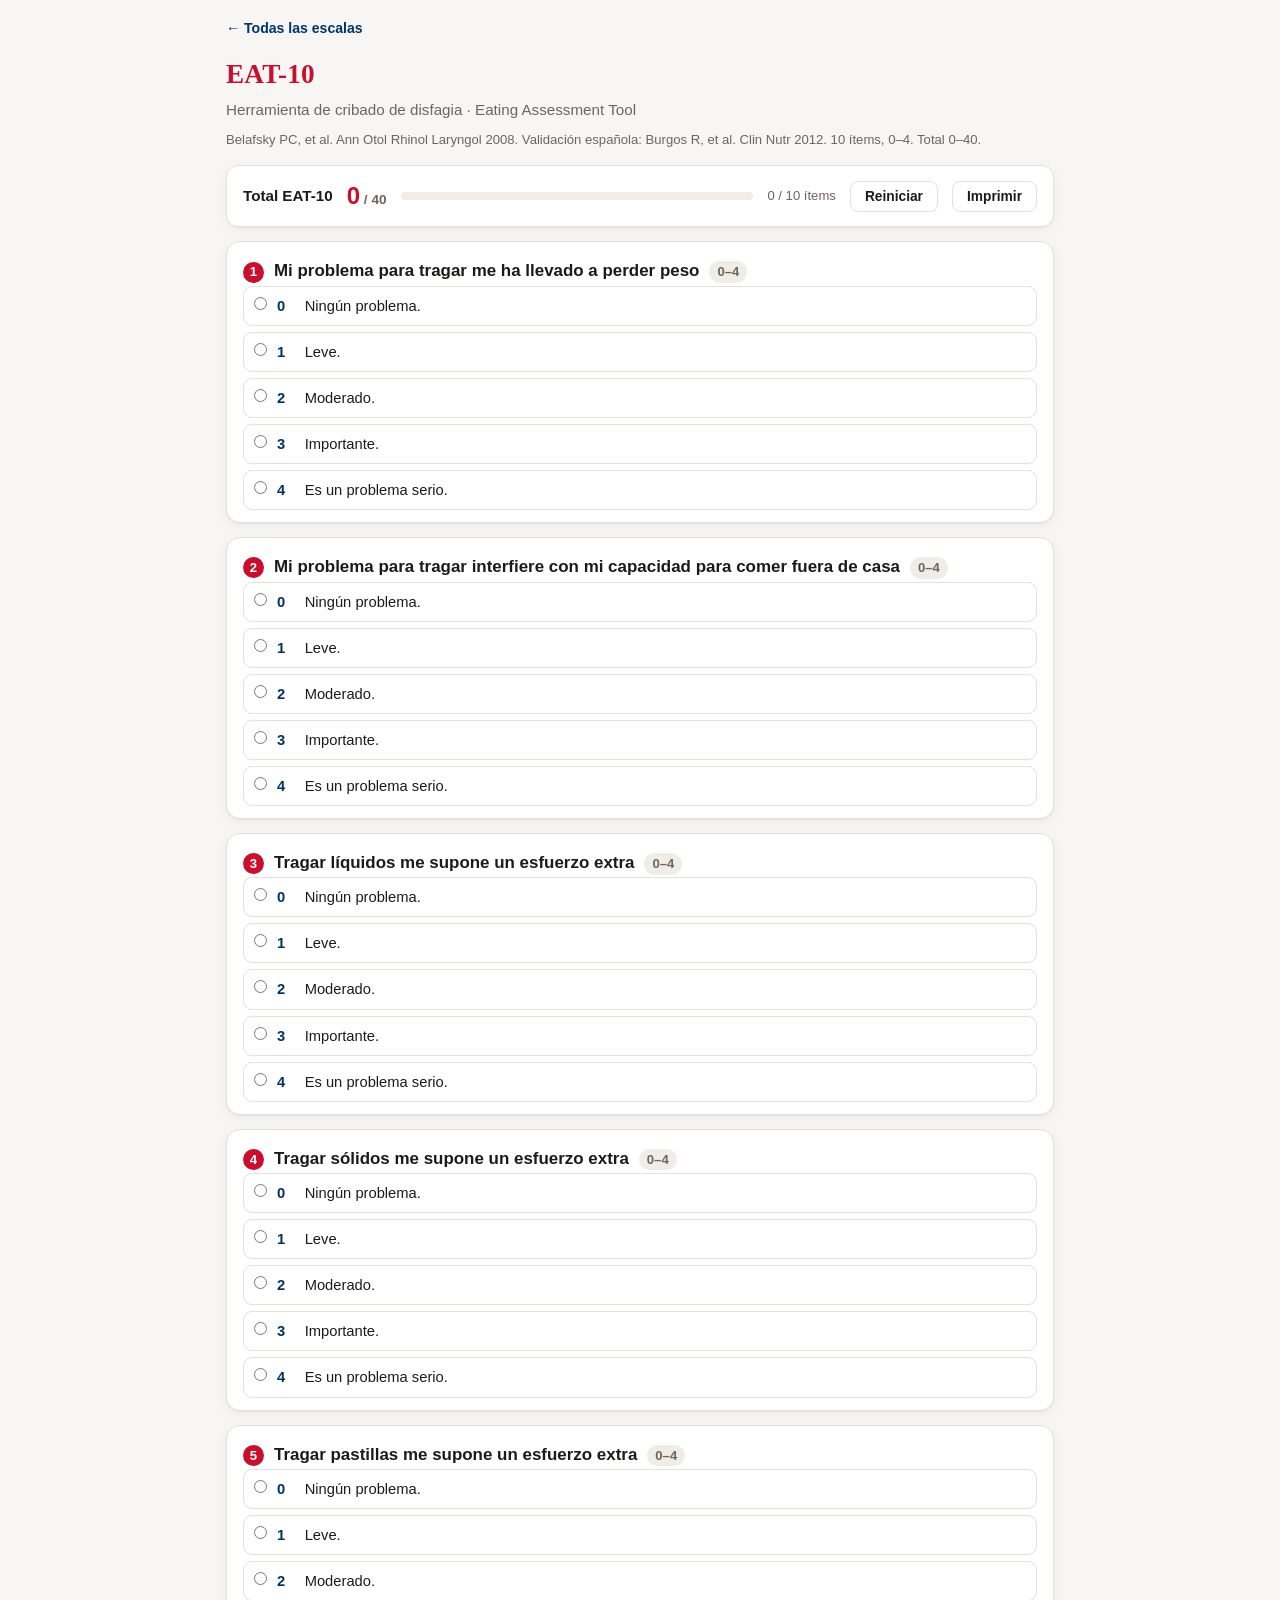
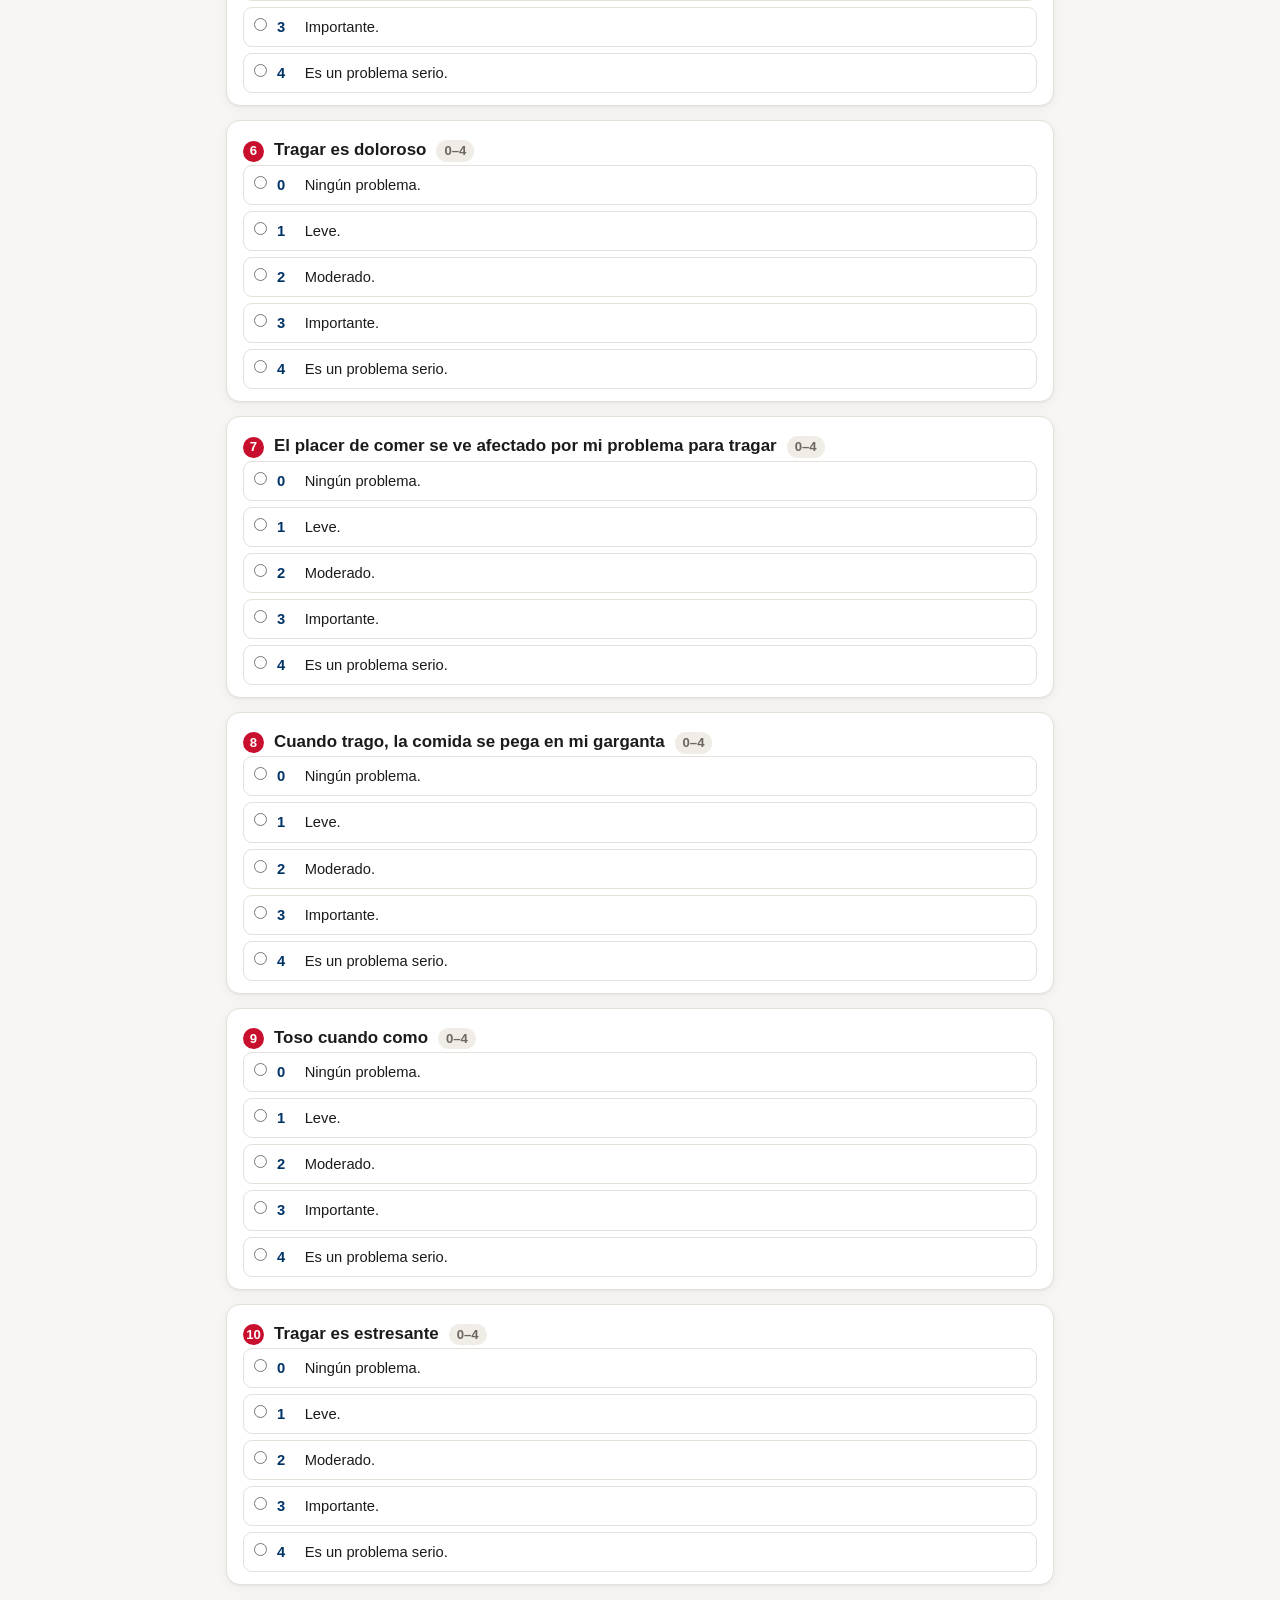
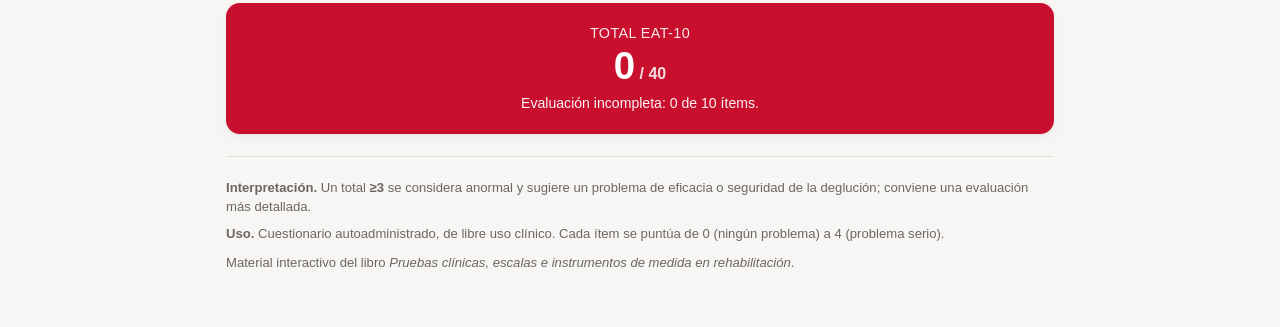
<file: eat10.html>
<!doctype html>
<html lang="es">
<head>
<meta charset="utf-8">
<meta name="viewport" content="width=device-width, initial-scale=1">
<link rel="stylesheet" href="assets/style.css">
<title>EAT-10 — Calculadora</title>
</head>
<body>
<script>
window.SCALE={
 id:'eat10',
 title:'EAT-10',
 subtitle:'Herramienta de cribado de disfagia · Eating Assessment Tool',
 cite:'Belafsky PC, et al. Ann Otol Rhinol Laryngol 2008. Validación española: Burgos R, et al. Clin Nutr 2012. 10 ítems, 0–4. Total 0–40.',
 totalLabel:'Total EAT-10',
 max:40,
 headnote:'Cada ítem: 0 = ningún problema · 4 = es un problema serio.',
 items:[
  {n:1,name:'Mi problema para tragar me ha llevado a perder peso'},
  {n:2,name:'Mi problema para tragar interfiere con mi capacidad para comer fuera de casa'},
  {n:3,name:'Tragar líquidos me supone un esfuerzo extra'},
  {n:4,name:'Tragar sólidos me supone un esfuerzo extra'},
  {n:5,name:'Tragar pastillas me supone un esfuerzo extra'},
  {n:6,name:'Tragar es doloroso'},
  {n:7,name:'El placer de comer se ve afectado por mi problema para tragar'},
  {n:8,name:'Cuando trago, la comida se pega en mi garganta'},
  {n:9,name:'Toso cuando como'},
  {n:10,name:'Tragar es estresante'}
 ].map(it=>({...it,options:[
    {v:0,d:'Ningún problema.'},{v:1,d:'Leve.'},{v:2,d:'Moderado.'},
    {v:3,d:'Importante.'},{v:4,d:'Es un problema serio.'}]})),
 bands:[
  {min:0,max:2,label:'dentro de lo normal'},
  {min:3,max:40,label:'anormal: sugiere problema de deglución'}
 ],
 footer:[
  '<b>Interpretación.</b> Un total <b>≥3</b> se considera anormal y sugiere un problema de eficacia o seguridad de la deglución; conviene una evaluación más detallada.',
  '<b>Uso.</b> Cuestionario autoadministrado, de libre uso clínico. Cada ítem se puntúa de 0 (ningún problema) a 4 (problema serio).'
 ]
};
</script>
<script src="assets/engine.js"></script>
</body>
</html>
</file>
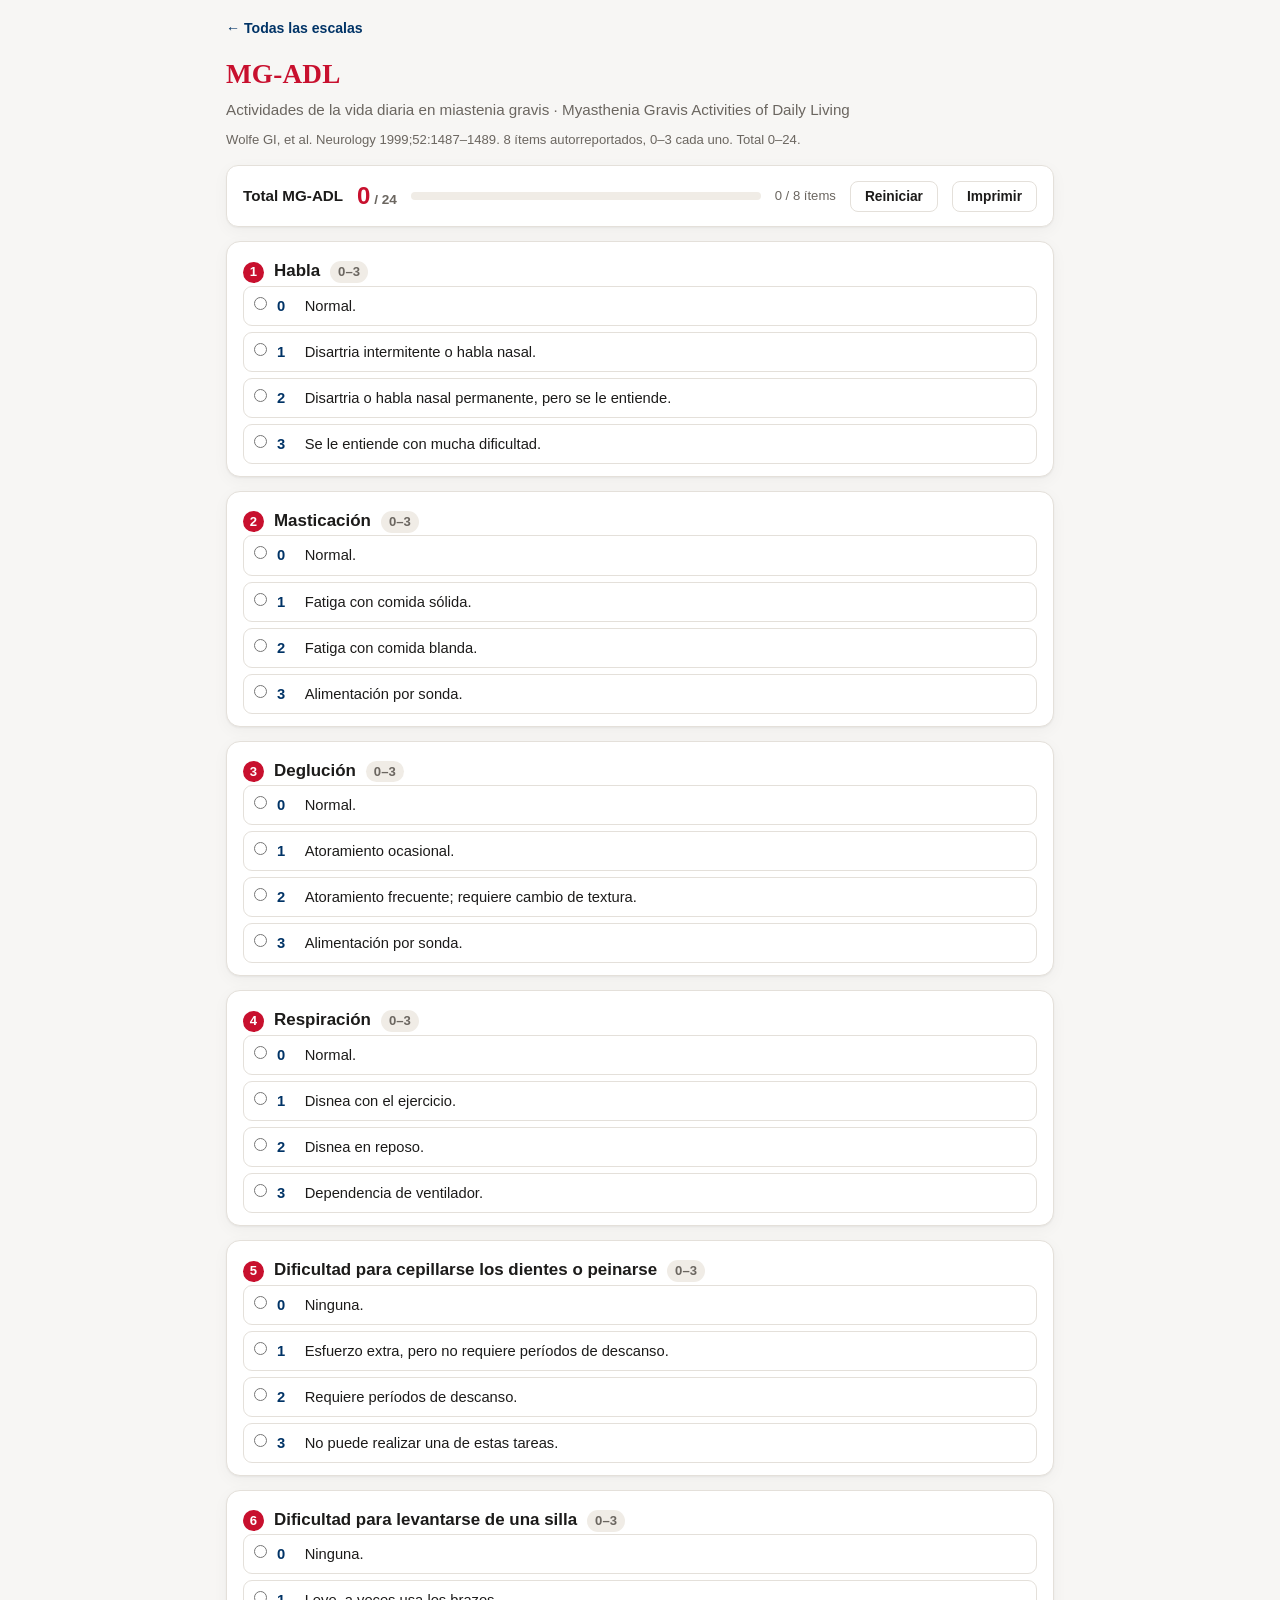
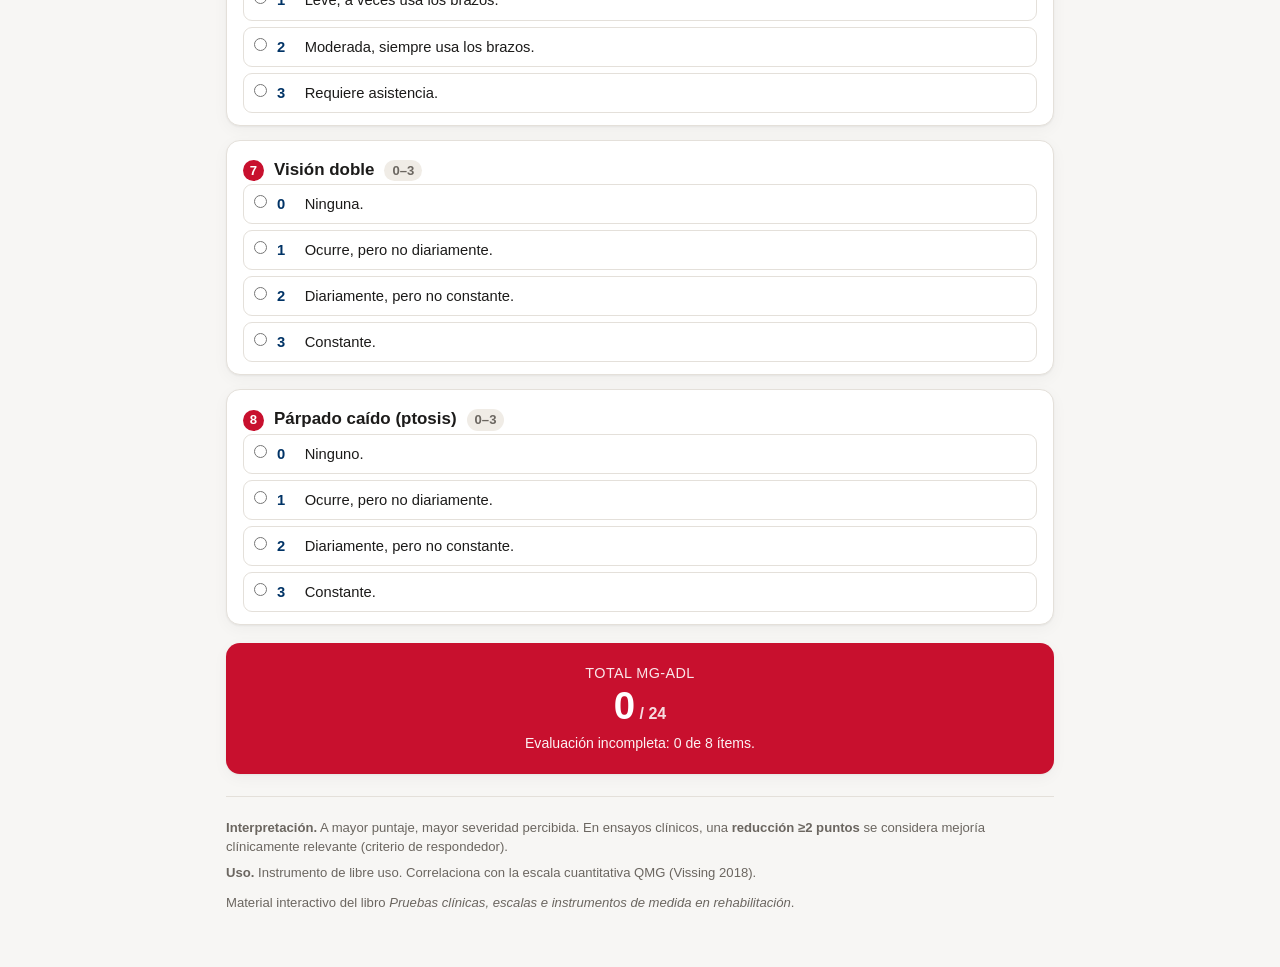
<file: mgadl.html>
<!doctype html>
<html lang="es">
<head>
<meta charset="utf-8">
<meta name="viewport" content="width=device-width, initial-scale=1">
<link rel="stylesheet" href="assets/style.css">
<title>MG-ADL — Calculadora</title>
</head>
<body>
<script>
window.SCALE={
 id:'mgadl',
 title:'MG-ADL',
 subtitle:'Actividades de la vida diaria en miastenia gravis · Myasthenia Gravis Activities of Daily Living',
 cite:'Wolfe GI, et al. Neurology 1999;52:1487–1489. 8 ítems autorreportados, 0–3 cada uno. Total 0–24.',
 totalLabel:'Total MG-ADL',
 max:24,
 items:[
  {n:1,name:'Habla',options:[
    {v:0,d:'Normal.'},
    {v:1,d:'Disartria intermitente o habla nasal.'},
    {v:2,d:'Disartria o habla nasal permanente, pero se le entiende.'},
    {v:3,d:'Se le entiende con mucha dificultad.'}]},
  {n:2,name:'Masticación',options:[
    {v:0,d:'Normal.'},{v:1,d:'Fatiga con comida sólida.'},
    {v:2,d:'Fatiga con comida blanda.'},{v:3,d:'Alimentación por sonda.'}]},
  {n:3,name:'Deglución',options:[
    {v:0,d:'Normal.'},{v:1,d:'Atoramiento ocasional.'},
    {v:2,d:'Atoramiento frecuente; requiere cambio de textura.'},
    {v:3,d:'Alimentación por sonda.'}]},
  {n:4,name:'Respiración',options:[
    {v:0,d:'Normal.'},{v:1,d:'Disnea con el ejercicio.'},
    {v:2,d:'Disnea en reposo.'},{v:3,d:'Dependencia de ventilador.'}]},
  {n:5,name:'Dificultad para cepillarse los dientes o peinarse',options:[
    {v:0,d:'Ninguna.'},
    {v:1,d:'Esfuerzo extra, pero no requiere períodos de descanso.'},
    {v:2,d:'Requiere períodos de descanso.'},
    {v:3,d:'No puede realizar una de estas tareas.'}]},
  {n:6,name:'Dificultad para levantarse de una silla',options:[
    {v:0,d:'Ninguna.'},{v:1,d:'Leve, a veces usa los brazos.'},
    {v:2,d:'Moderada, siempre usa los brazos.'},{v:3,d:'Requiere asistencia.'}]},
  {n:7,name:'Visión doble',options:[
    {v:0,d:'Ninguna.'},{v:1,d:'Ocurre, pero no diariamente.'},
    {v:2,d:'Diariamente, pero no constante.'},{v:3,d:'Constante.'}]},
  {n:8,name:'Párpado caído (ptosis)',options:[
    {v:0,d:'Ninguno.'},{v:1,d:'Ocurre, pero no diariamente.'},
    {v:2,d:'Diariamente, pero no constante.'},{v:3,d:'Constante.'}]}
 ],
 footer:[
  '<b>Interpretación.</b> A mayor puntaje, mayor severidad percibida. En ensayos clínicos, una <b>reducción ≥2 puntos</b> se considera mejoría clínicamente relevante (criterio de respondedor).',
  '<b>Uso.</b> Instrumento de libre uso. Correlaciona con la escala cuantitativa QMG (Vissing 2018).'
 ]
};
</script>
<script src="assets/engine.js"></script>
</body>
</html>
</file>
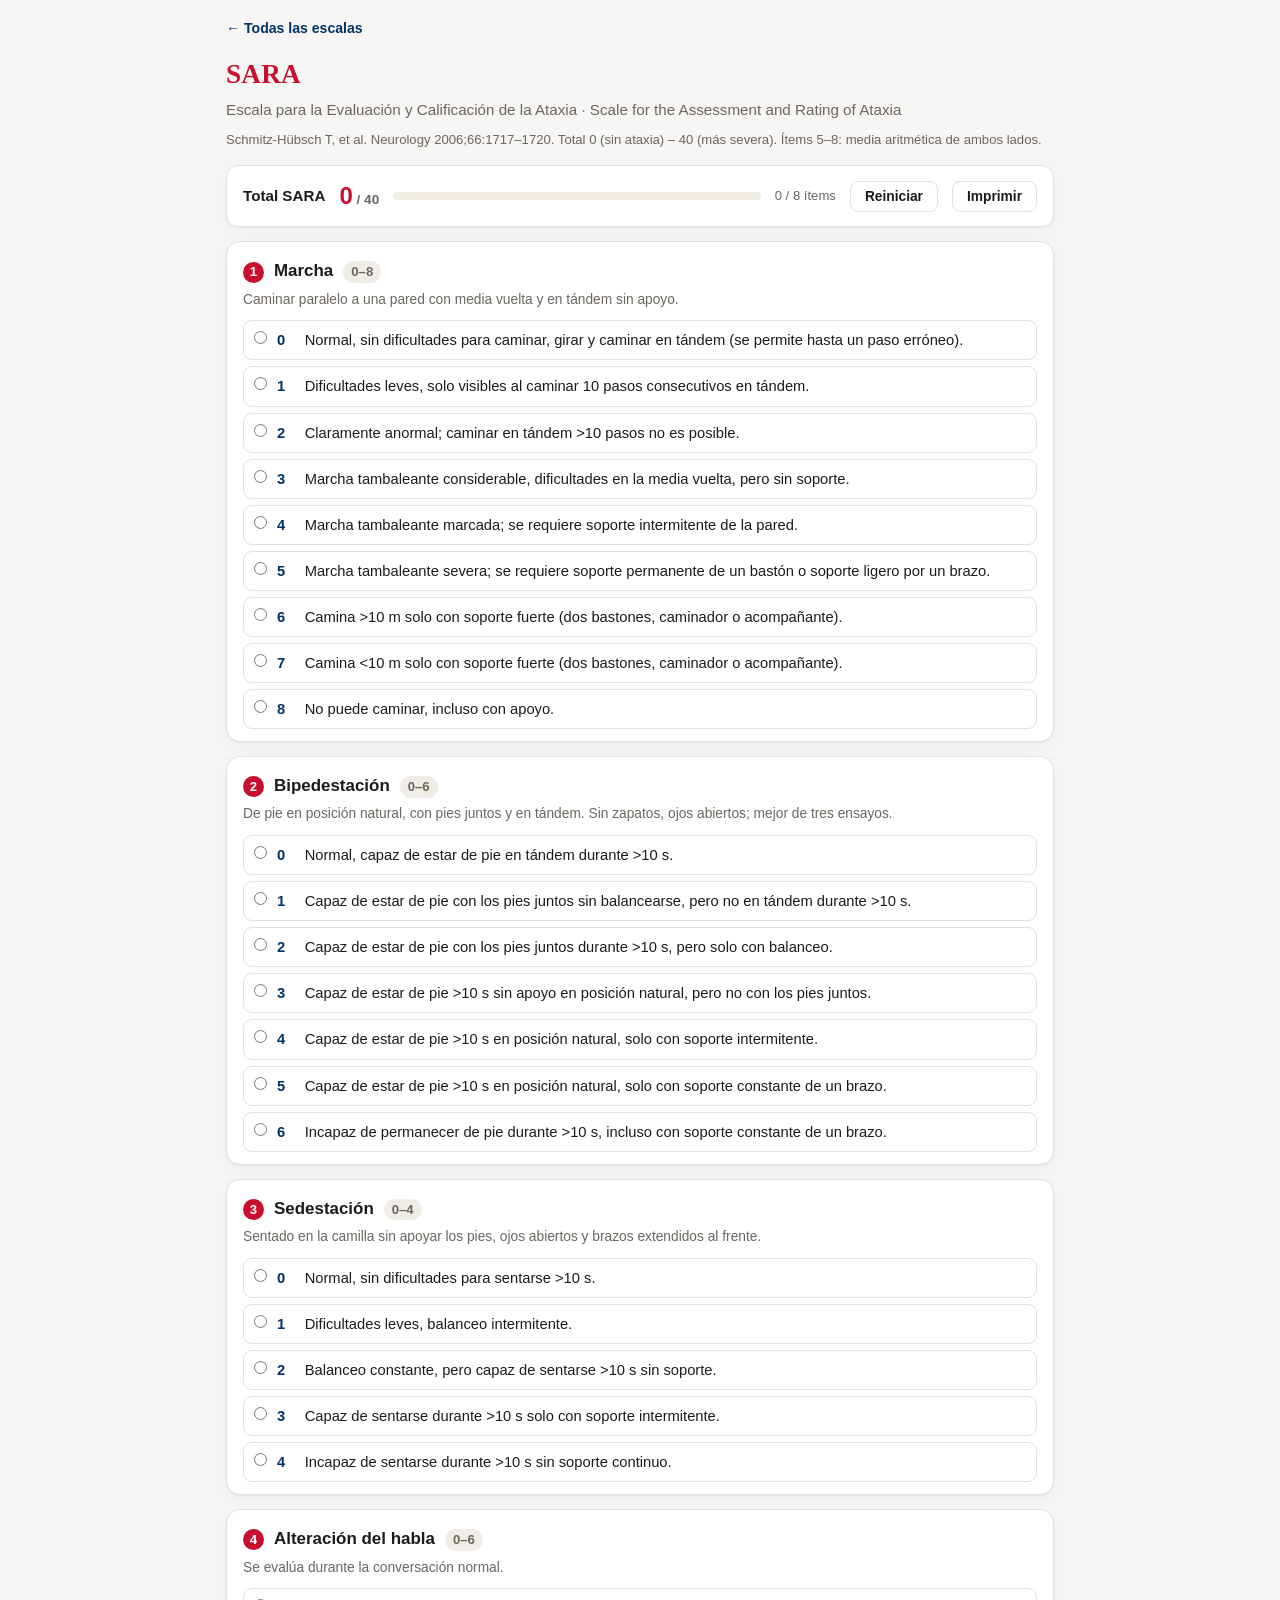
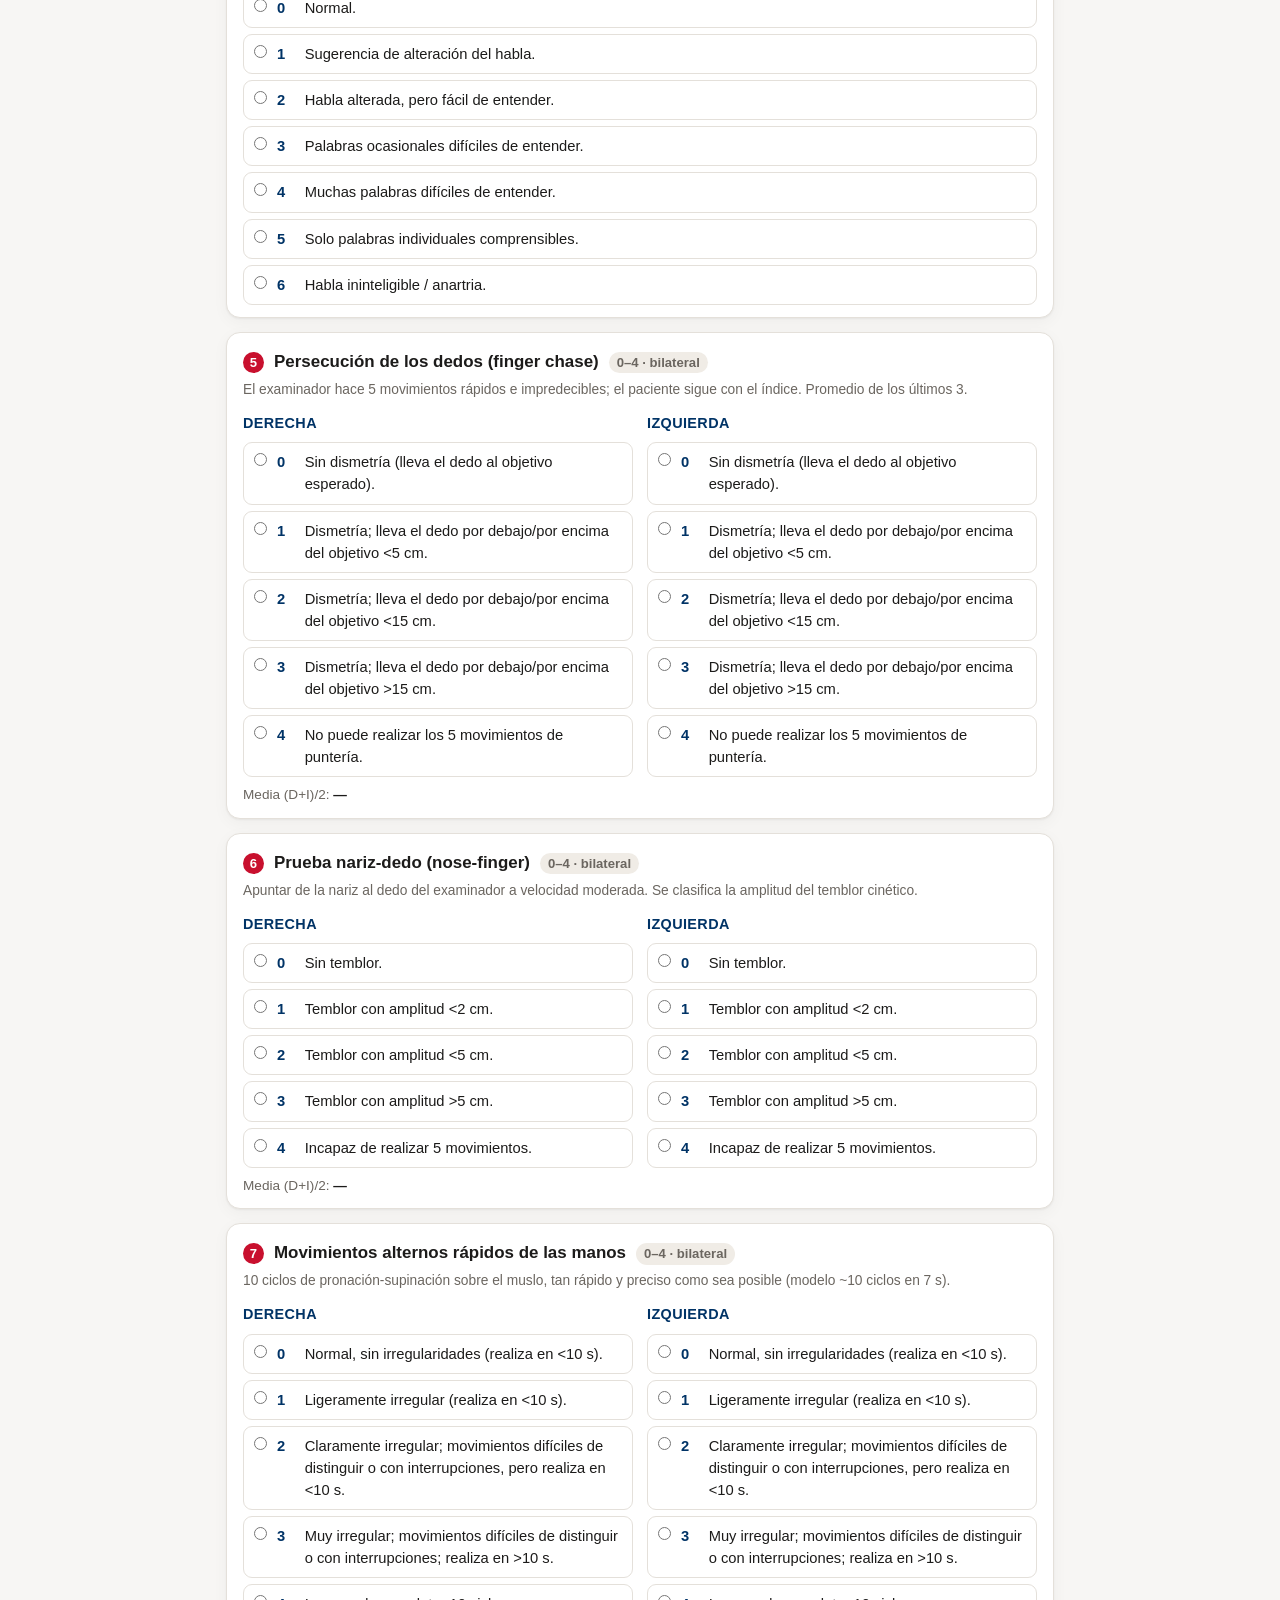
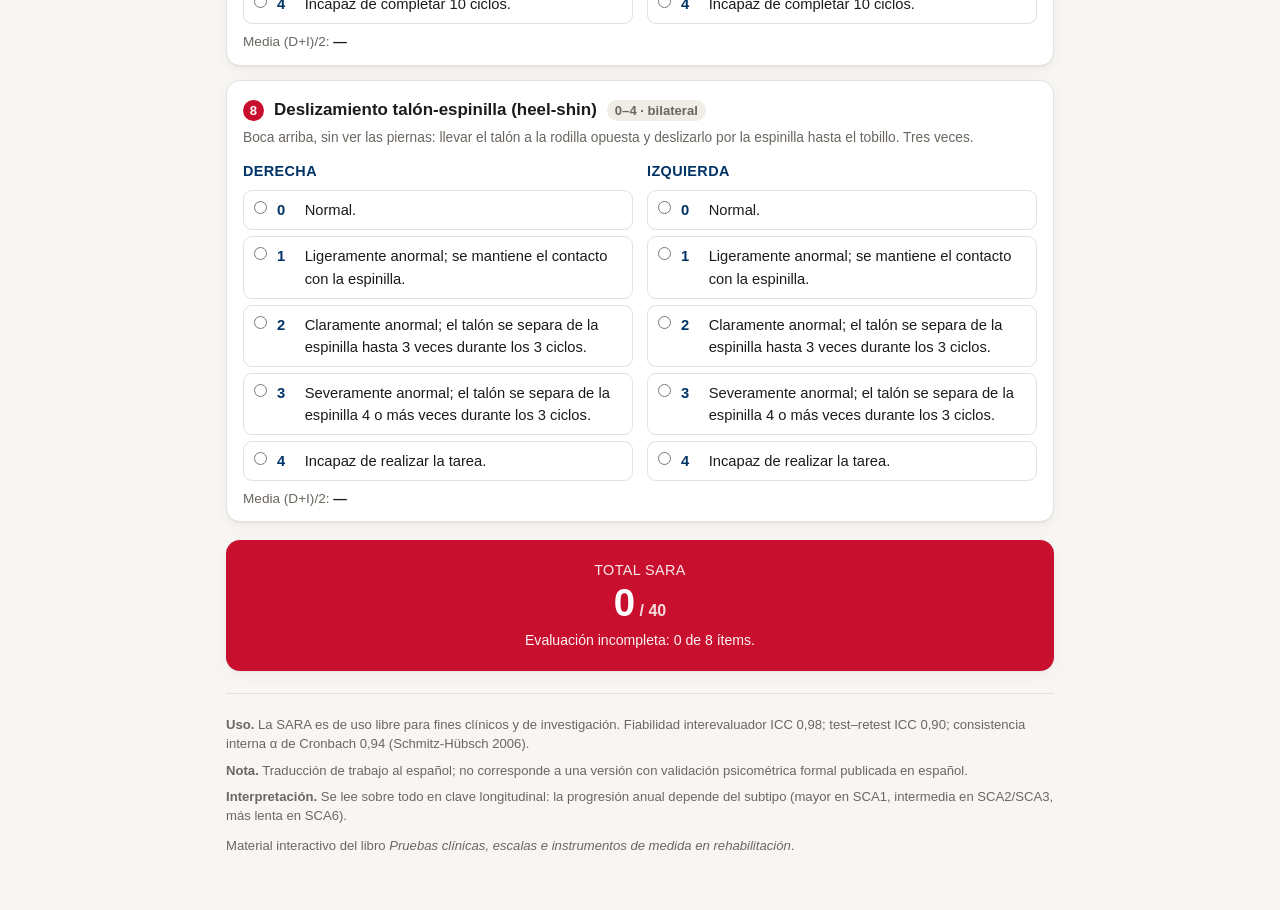
<file: sara.html>
<!doctype html>
<html lang="es">
<head>
<meta charset="utf-8">
<meta name="viewport" content="width=device-width, initial-scale=1">
<link rel="stylesheet" href="assets/style.css">
<title>SARA — Calculadora</title>
</head>
<body>
<script>
window.SCALE={
 id:'sara',
 title:'SARA',
 subtitle:'Escala para la Evaluación y Calificación de la Ataxia · Scale for the Assessment and Rating of Ataxia',
 cite:'Schmitz-Hübsch T, et al. Neurology 2006;66:1717–1720. Total 0 (sin ataxia) – 40 (más severa). Ítems 5–8: media aritmética de ambos lados.',
 totalLabel:'Total SARA',
 max:40,
 items:[
  {n:1,name:'Marcha',instr:'Caminar paralelo a una pared con media vuelta y en tándem sin apoyo.',options:[
    {v:0,d:'Normal, sin dificultades para caminar, girar y caminar en tándem (se permite hasta un paso erróneo).'},
    {v:1,d:'Dificultades leves, solo visibles al caminar 10 pasos consecutivos en tándem.'},
    {v:2,d:'Claramente anormal; caminar en tándem >10 pasos no es posible.'},
    {v:3,d:'Marcha tambaleante considerable, dificultades en la media vuelta, pero sin soporte.'},
    {v:4,d:'Marcha tambaleante marcada; se requiere soporte intermitente de la pared.'},
    {v:5,d:'Marcha tambaleante severa; se requiere soporte permanente de un bastón o soporte ligero por un brazo.'},
    {v:6,d:'Camina >10 m solo con soporte fuerte (dos bastones, caminador o acompañante).'},
    {v:7,d:'Camina <10 m solo con soporte fuerte (dos bastones, caminador o acompañante).'},
    {v:8,d:'No puede caminar, incluso con apoyo.'}]},
  {n:2,name:'Bipedestación',instr:'De pie en posición natural, con pies juntos y en tándem. Sin zapatos, ojos abiertos; mejor de tres ensayos.',options:[
    {v:0,d:'Normal, capaz de estar de pie en tándem durante >10 s.'},
    {v:1,d:'Capaz de estar de pie con los pies juntos sin balancearse, pero no en tándem durante >10 s.'},
    {v:2,d:'Capaz de estar de pie con los pies juntos durante >10 s, pero solo con balanceo.'},
    {v:3,d:'Capaz de estar de pie >10 s sin apoyo en posición natural, pero no con los pies juntos.'},
    {v:4,d:'Capaz de estar de pie >10 s en posición natural, solo con soporte intermitente.'},
    {v:5,d:'Capaz de estar de pie >10 s en posición natural, solo con soporte constante de un brazo.'},
    {v:6,d:'Incapaz de permanecer de pie durante >10 s, incluso con soporte constante de un brazo.'}]},
  {n:3,name:'Sedestación',instr:'Sentado en la camilla sin apoyar los pies, ojos abiertos y brazos extendidos al frente.',options:[
    {v:0,d:'Normal, sin dificultades para sentarse >10 s.'},
    {v:1,d:'Dificultades leves, balanceo intermitente.'},
    {v:2,d:'Balanceo constante, pero capaz de sentarse >10 s sin soporte.'},
    {v:3,d:'Capaz de sentarse durante >10 s solo con soporte intermitente.'},
    {v:4,d:'Incapaz de sentarse durante >10 s sin soporte continuo.'}]},
  {n:4,name:'Alteración del habla',instr:'Se evalúa durante la conversación normal.',options:[
    {v:0,d:'Normal.'},{v:1,d:'Sugerencia de alteración del habla.'},
    {v:2,d:'Habla alterada, pero fácil de entender.'},
    {v:3,d:'Palabras ocasionales difíciles de entender.'},
    {v:4,d:'Muchas palabras difíciles de entender.'},
    {v:5,d:'Solo palabras individuales comprensibles.'},
    {v:6,d:'Habla ininteligible / anartria.'}]},
  {n:5,name:'Persecución de los dedos (finger chase)',bi:true,instr:'El examinador hace 5 movimientos rápidos e impredecibles; el paciente sigue con el índice. Promedio de los últimos 3.',options:[
    {v:0,d:'Sin dismetría (lleva el dedo al objetivo esperado).'},
    {v:1,d:'Dismetría; lleva el dedo por debajo/por encima del objetivo <5 cm.'},
    {v:2,d:'Dismetría; lleva el dedo por debajo/por encima del objetivo <15 cm.'},
    {v:3,d:'Dismetría; lleva el dedo por debajo/por encima del objetivo >15 cm.'},
    {v:4,d:'No puede realizar los 5 movimientos de puntería.'}]},
  {n:6,name:'Prueba nariz-dedo (nose-finger)',bi:true,instr:'Apuntar de la nariz al dedo del examinador a velocidad moderada. Se clasifica la amplitud del temblor cinético.',options:[
    {v:0,d:'Sin temblor.'},{v:1,d:'Temblor con amplitud <2 cm.'},
    {v:2,d:'Temblor con amplitud <5 cm.'},{v:3,d:'Temblor con amplitud >5 cm.'},
    {v:4,d:'Incapaz de realizar 5 movimientos.'}]},
  {n:7,name:'Movimientos alternos rápidos de las manos',bi:true,instr:'10 ciclos de pronación-supinación sobre el muslo, tan rápido y preciso como sea posible (modelo ~10 ciclos en 7 s).',options:[
    {v:0,d:'Normal, sin irregularidades (realiza en <10 s).'},
    {v:1,d:'Ligeramente irregular (realiza en <10 s).'},
    {v:2,d:'Claramente irregular; movimientos difíciles de distinguir o con interrupciones, pero realiza en <10 s.'},
    {v:3,d:'Muy irregular; movimientos difíciles de distinguir o con interrupciones; realiza en >10 s.'},
    {v:4,d:'Incapaz de completar 10 ciclos.'}]},
  {n:8,name:'Deslizamiento talón-espinilla (heel-shin)',bi:true,instr:'Boca arriba, sin ver las piernas: llevar el talón a la rodilla opuesta y deslizarlo por la espinilla hasta el tobillo. Tres veces.',options:[
    {v:0,d:'Normal.'},{v:1,d:'Ligeramente anormal; se mantiene el contacto con la espinilla.'},
    {v:2,d:'Claramente anormal; el talón se separa de la espinilla hasta 3 veces durante los 3 ciclos.'},
    {v:3,d:'Severamente anormal; el talón se separa de la espinilla 4 o más veces durante los 3 ciclos.'},
    {v:4,d:'Incapaz de realizar la tarea.'}]}
 ],
 footer:[
  '<b>Uso.</b> La SARA es de uso libre para fines clínicos y de investigación. Fiabilidad interevaluador ICC 0,98; test–retest ICC 0,90; consistencia interna α de Cronbach 0,94 (Schmitz-Hübsch 2006).',
  '<b>Nota.</b> Traducción de trabajo al español; no corresponde a una versión con validación psicométrica formal publicada en español.',
  '<b>Interpretación.</b> Se lee sobre todo en clave longitudinal: la progresión anual depende del subtipo (mayor en SCA1, intermedia en SCA2/SCA3, más lenta en SCA6).'
 ]
};
</script>
<script src="assets/engine.js"></script>
</body>
</html>
</file>
<file: assets/style.css>
:root{
  --bg:#f7f6f4; --card:#ffffff; --ink:#1c1b1a; --muted:#6b6660;
  --line:#e4e0da; --accent:#C8102E; --accent2:#003366;
  --sel:#fbeaed; --selborder:#C8102E; --badge:#f0ece6;
  --shadow:0 1px 2px rgba(0,0,0,.05),0 4px 16px rgba(0,0,0,.04);
}
@media (prefers-color-scheme:dark){
  :root{
    --bg:#17161a; --card:#211f24; --ink:#eceaf0; --muted:#a29caa;
    --line:#34313a; --accent:#ff5a6e; --accent2:#7fa8d8;
    --sel:#3a1f26; --selborder:#ff5a6e; --badge:#2c2932;
    --shadow:0 1px 2px rgba(0,0,0,.3),0 4px 20px rgba(0,0,0,.35);
  }
}
:root[data-theme="dark"]{
  --bg:#17161a; --card:#211f24; --ink:#eceaf0; --muted:#a29caa;
  --line:#34313a; --accent:#ff5a6e; --accent2:#7fa8d8;
  --sel:#3a1f26; --selborder:#ff5a6e; --badge:#2c2932;
  --shadow:0 1px 2px rgba(0,0,0,.3),0 4px 20px rgba(0,0,0,.35);
}
:root[data-theme="light"]{
  --bg:#f7f6f4; --card:#ffffff; --ink:#1c1b1a; --muted:#6b6660;
  --line:#e4e0da; --accent:#C8102E; --accent2:#003366;
  --sel:#fbeaed; --selborder:#C8102E; --badge:#f0ece6;
  --shadow:0 1px 2px rgba(0,0,0,.05),0 4px 16px rgba(0,0,0,.04);
}
*{box-sizing:border-box}
body{margin:0;background:var(--bg);color:var(--ink);
  font-family:-apple-system,BlinkMacSystemFont,"Segoe UI",Roboto,Helvetica,Arial,sans-serif;
  line-height:1.5;-webkit-text-size-adjust:100%}
.wrap{max-width:860px;margin:0 auto;padding:0 16px 48px}
.back{display:inline-block;margin:18px 0 0;color:var(--accent2);
  text-decoration:none;font-size:.88rem;font-weight:600}
.back:hover{text-decoration:underline}
header{padding:14px 0 10px}
h1{font-family:Georgia,"Times New Roman",serif;font-size:1.7rem;margin:0 0 4px;
  color:var(--accent);letter-spacing:.2px}
.sub{color:var(--muted);font-size:.95rem;margin:0}
.cite{color:var(--muted);font-size:.82rem;margin:.5rem 0 0}
.totbar{position:sticky;top:0;z-index:20;background:var(--card);
  border:1px solid var(--line);border-radius:12px;margin:6px 0 4px;box-shadow:var(--shadow)}
.totin{padding:12px 16px;display:flex;align-items:center;gap:14px;flex-wrap:wrap}
.totlabel{font-weight:700;font-size:.95rem}
.totnum{font-size:1.5rem;font-weight:800;color:var(--accent)}
.totnum small{font-size:.85rem;color:var(--muted);font-weight:600}
.prog{flex:1;min-width:120px;height:8px;background:var(--badge);border-radius:6px;overflow:hidden}
.progfill{height:100%;background:var(--accent);width:0;transition:width .2s}
.done{font-size:.82rem;color:var(--muted)}
.btn{border:1px solid var(--line);background:transparent;color:var(--ink);
  padding:7px 14px;border-radius:8px;font-size:.86rem;cursor:pointer;font-weight:600}
.btn:hover{border-color:var(--accent);color:var(--accent)}
.item{background:var(--card);border:1px solid var(--line);border-radius:14px;
  padding:16px 16px 12px;margin:14px 0;box-shadow:var(--shadow)}
.ihead{display:flex;align-items:baseline;gap:10px;flex-wrap:wrap;margin-bottom:2px}
.num{background:var(--accent);color:#fff;font-weight:700;font-size:.82rem;
  min-width:1.6em;height:1.6em;border-radius:50%;display:inline-flex;
  align-items:center;justify-content:center;padding:0 .1em}
.iname{font-weight:700;font-size:1.06rem}
.range{color:var(--muted);font-size:.82rem;font-weight:600;background:var(--badge);
  padding:1px 8px;border-radius:20px}
.instr{color:var(--muted);font-size:.86rem;margin:6px 0 10px}
.opts{display:flex;flex-direction:column;gap:6px}
label.opt{display:flex;gap:10px;align-items:flex-start;padding:8px 10px;
  border:1px solid var(--line);border-radius:9px;cursor:pointer;font-size:.92rem;
  transition:background .12s,border-color .12s}
label.opt:hover{border-color:var(--accent)}
label.opt.sel{background:var(--sel);border-color:var(--selborder)}
label.opt input{margin:2px 0 0}
.optp{font-weight:700;min-width:1.2em;color:var(--accent2)}
.sides{display:grid;grid-template-columns:1fr 1fr;gap:14px}
@media(max-width:560px){.sides{grid-template-columns:1fr}}
.sidecol h4{margin:2px 0 8px;font-size:.9rem;color:var(--accent2);
  text-transform:uppercase;letter-spacing:.4px}
.mean{margin-top:8px;font-size:.85rem;color:var(--muted)}
.mean b{color:var(--ink)}
.result{background:var(--accent);color:#fff;border-radius:14px;padding:20px 18px;
  margin:18px 0 4px;text-align:center;box-shadow:var(--shadow)}
.result .big{font-size:2.4rem;font-weight:800;line-height:1.1}
.result .big small{font-size:1rem;opacity:.85;font-weight:600}
.result .rlabel{font-size:.9rem;opacity:.9;letter-spacing:.4px;text-transform:uppercase}
.result .rnote{font-size:.88rem;opacity:.95;margin-top:6px}
footer{color:var(--muted);font-size:.82rem;margin-top:22px;
  border-top:1px solid var(--line);padding-top:14px}
footer p{margin:.4rem 0}
/* index */
.grid{display:grid;grid-template-columns:repeat(auto-fill,minmax(230px,1fr));gap:14px;margin-top:18px}
a.card{display:block;background:var(--card);border:1px solid var(--line);border-radius:14px;
  padding:18px;text-decoration:none;color:var(--ink);box-shadow:var(--shadow);
  transition:border-color .12s,transform .12s}
a.card:hover{border-color:var(--accent);transform:translateY(-2px)}
a.card .ct{font-weight:700;font-size:1.1rem;color:var(--accent)}
a.card .cs{color:var(--muted);font-size:.88rem;margin-top:4px}
a.card .cr{display:inline-block;margin-top:10px;font-size:.78rem;font-weight:600;
  color:var(--accent2);background:var(--badge);padding:2px 9px;border-radius:20px}
@media print{.totbar{position:static;box-shadow:none}.btn,.back{display:none}
  body{background:#fff}.item{break-inside:avoid;box-shadow:none}}
</file>
